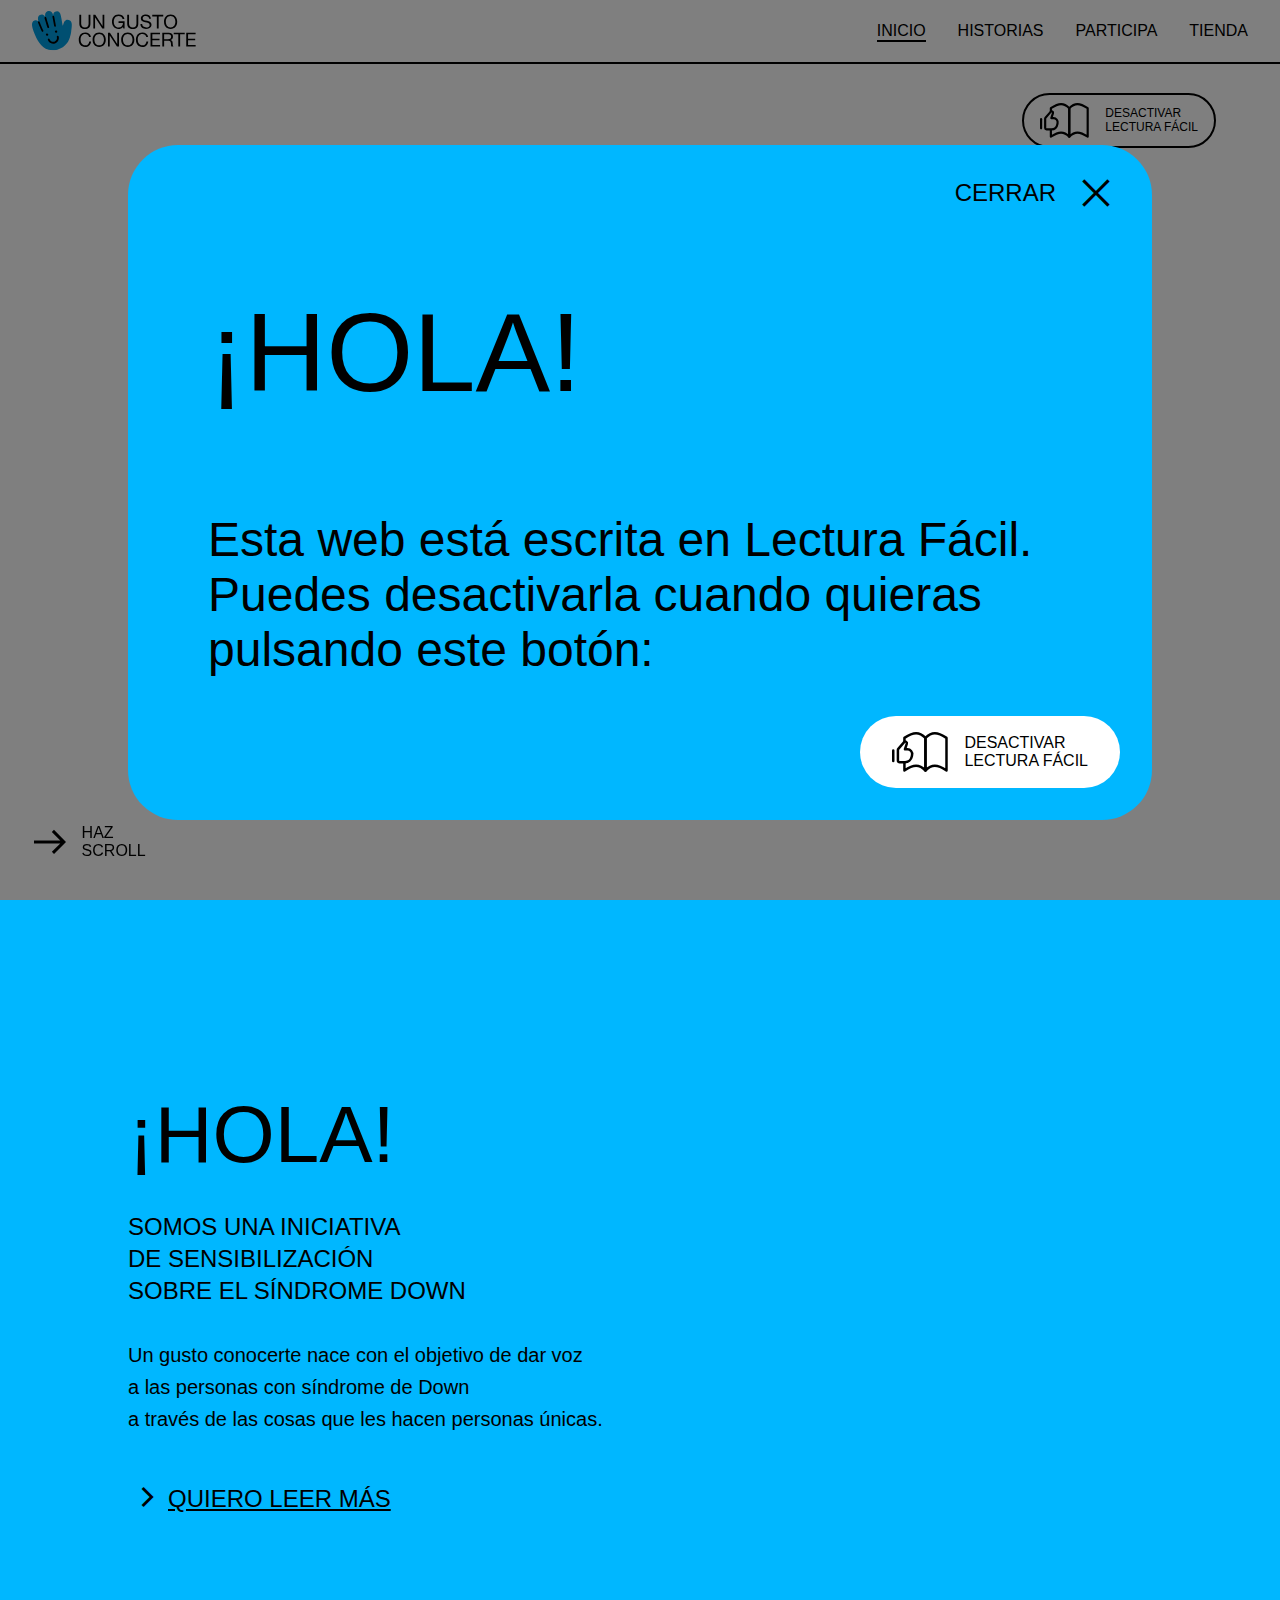
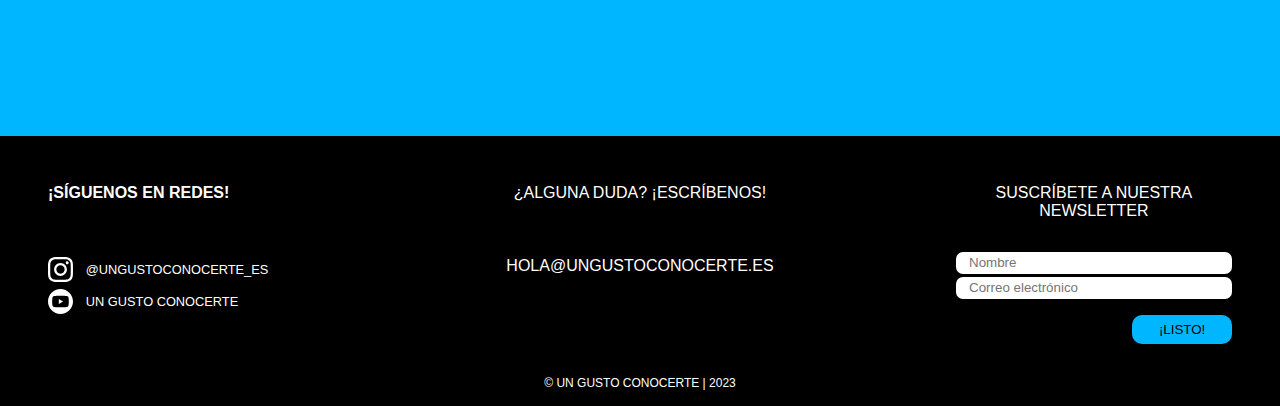
<file: index.html>
<!DOCTYPE html>
<html lang="es">

<head>
    <meta charset="UTF-8">
    <meta name="viewport" content="width=device-width, initial-scale=1.0">
    <link rel="stylesheet" href="https://fonts.googleapis.com/css2?family=Material+Symbols+Outlined:opsz,wght,FILL,GRAD@48,300,0,0" />
    <script src="https://ajax.googleapis.com/ajax/libs/jquery/3.6.4/jquery.min.js"></script>
    <link rel="stylesheet" href="./css/styles.css">
    <link rel="icon" type="image/svg" href="./img/favicon.svg">
    <script src="./js/script.js"></script>
    <title>Un Gusto Conocerte</title>
</head>

<body>
    <div id="popup-inicio-web">
        <div id="popup-carta">
            <h2>¡HOLA!</h2>
            <p>
                Esta web está escrita en Lectura Fácil. <br>
                Puedes desactivarla cuando quieras <br>
                pulsando este botón:
            </p>
            <div id="cierra-popup">
                <p style="pointer-events: none;">CERRAR</p>
                <span style="pointer-events: none;" class="material-symbols-outlined">close</span>
            </div>
            <div id="boton-activar">
                <img src="./img/icono-lectura-facil.svg" alt="">
                <div id="boton-activar-texto">
                    <p>DESACTIVAR</p>
                    <p>LECTURA FÁCIL</p>
                </div>
            </div>
        </div>
    </div>
    <nav>
        <a id="imagen-inicio" href="."><img src="./img/logotipo.svg" id="isotipo" alt=""></a>
        <span id="abreMenu" class="material-symbols-outlined">menu</span>
        <div>
            <ul id="navLinks">
                <li id="cierraMenu"><span class="material-symbols-outlined">close</span></li>
                <li class="menu-active"><a href=".">INICIO</a></li>
                <li><a href="historias.html">HISTORIAS</a></li>
                <li><a href="colabora.html">PARTICIPA</a></li>
                <li><a href="tienda.html">TIENDA</a></li>
            </ul>
        </div>
    </nav>
    <header id="presentacion">
        <div id="contenedores-absolutos">
            <div id="navegacion">
            </div>
            <div id="botonLecturaFacil">
                <img src="./img/icono-lectura-facil.svg" alt="">
                <p class="si-lectura-facil">DESACTIVAR<br> LECTURA FÁCIL</p>
                <p class="no-lectura-facil">ACTIVAR<br> LECTURA FÁCIL</p>
            </div>
        </div>
        <!-- <img src="./img/logo-grande.png" id="logoPresentacion" alt=""> -->
        <figure>
            <video src="./img/animacion_logo.mp4" autoplay="" loop="" muted="" playsinline=""></video>
        </figure>
        <div id="scroll-quienes">
            <span class="material-symbols-outlined">arrow_right_alt</span>
            <p>HAZ SCROLL</p>
        </div>
    </header>
    <section id="quienes-somos" class="no-lectura-facil">
        <div id="quienes-todo">
            <div id="quienes-uno">
                <h1>¡HOLA!</h1>
                <h2>SOMOS UNA INICIATIVA DE SENSIBILIZACIÓN SOBRE EL SÍNDROME DOWN</h2>
            </div>
            <div id="quienes-dos">
                <p> Un gusto conocerte nace con el objetivo de dar voz a las personas con síndrome de Down a través de aquellos aspectos que les hacen únicos como personas más allá de una  etiqueta diagnóstica.
                <br><br>
                <p> Queremos eliminar los estigmas presentes en la población general hacia el colectivo de personas con síndrome de Down para lograr una sociedad inclusiva y respetuosa hacia todos y todas.
            </div>
        </div>
    </section>
    <section id="quienes-somos" class="si-lectura-facil">
        <div id="quienes-todo">
            <div id="quienes-uno">
                <h1>¡HOLA!</h1>
                <h2>SOMOS UNA INICIATIVA <br> DE SENSIBILIZACIÓN <br> SOBRE EL SÍNDROME DOWN</h2>
            </div>
            <div id="quienes-dos">
                <p> Un gusto conocerte nace con el objetivo de dar voz <br> 
                    a las personas con síndrome de Down <br> 
                    a través de las cosas que les hacen personas únicas.
                <br><br>
                <p id="texto-escondido" class="escondido"> Queremos que la gente no tenga prejuicios <br>
                    hacia las personas con síndrome de Down. <br>
                    Si todos y todas colaboramos, <br>
                    tendremos una sociedad inclusiva y respetuosa.
                <div class="leer-mas"><span id="flecha-texto-escondido" class="material-symbols-outlined">navigate_next</span><p id="cambiar-texto-escondido">QUIERO LEER MÁS</p></div>
            </div>
        </div>
    </section>
    <footer>
        <p id="siguenos">¡SÍGUENOS EN REDES!</p>
        <div id="socials">
            <div class="redSocial">
                <img src="./img/icono-instagram.svg" class="iconoRedSocial" alt="">
                <a href="https://www.instagram.com/ungustoconocerte_es" target="_blank">@UNGUSTOCONOCERTE_ES</a>
            </div>
            <div class="redSocial">
                <img src="./img/icono-youtube.svg" class="iconoRedSocial" alt="">
                <a href="https://www.youtube.com/ungustoconocerte" target="_blank">UN GUSTO CONOCERTE</a>
            </div>
        </div>
        <p id="escribenos">¿ALGUNA DUDA? ¡ESCRÍBENOS!</p>
        <a id="footer-mail" href="mailto:hola@ungustoconcerte.es">HOLA@UNGUSTOCONOCERTE.ES</a>
        <form id="footer-form">
            <p id="suscribete">SUSCRÍBETE A NUESTRA NEWSLETTER</p>
            <input type="text" name="nombre" id="nombre" placeholder="Nombre" required>
            <input type="text" name="email" id="email" placeholder="Correo electrónico" required>
            <input type="submit" value="¡LISTO!">
        </form>
        <p id="declaracionCopy">© UN GUSTO CONOCERTE | 2023</p>
    </footer>

    <div id="showLecturaFacil"><style>.no-lectura-facil {display: none !important;}</style></div>
</body>

</html>
</file>
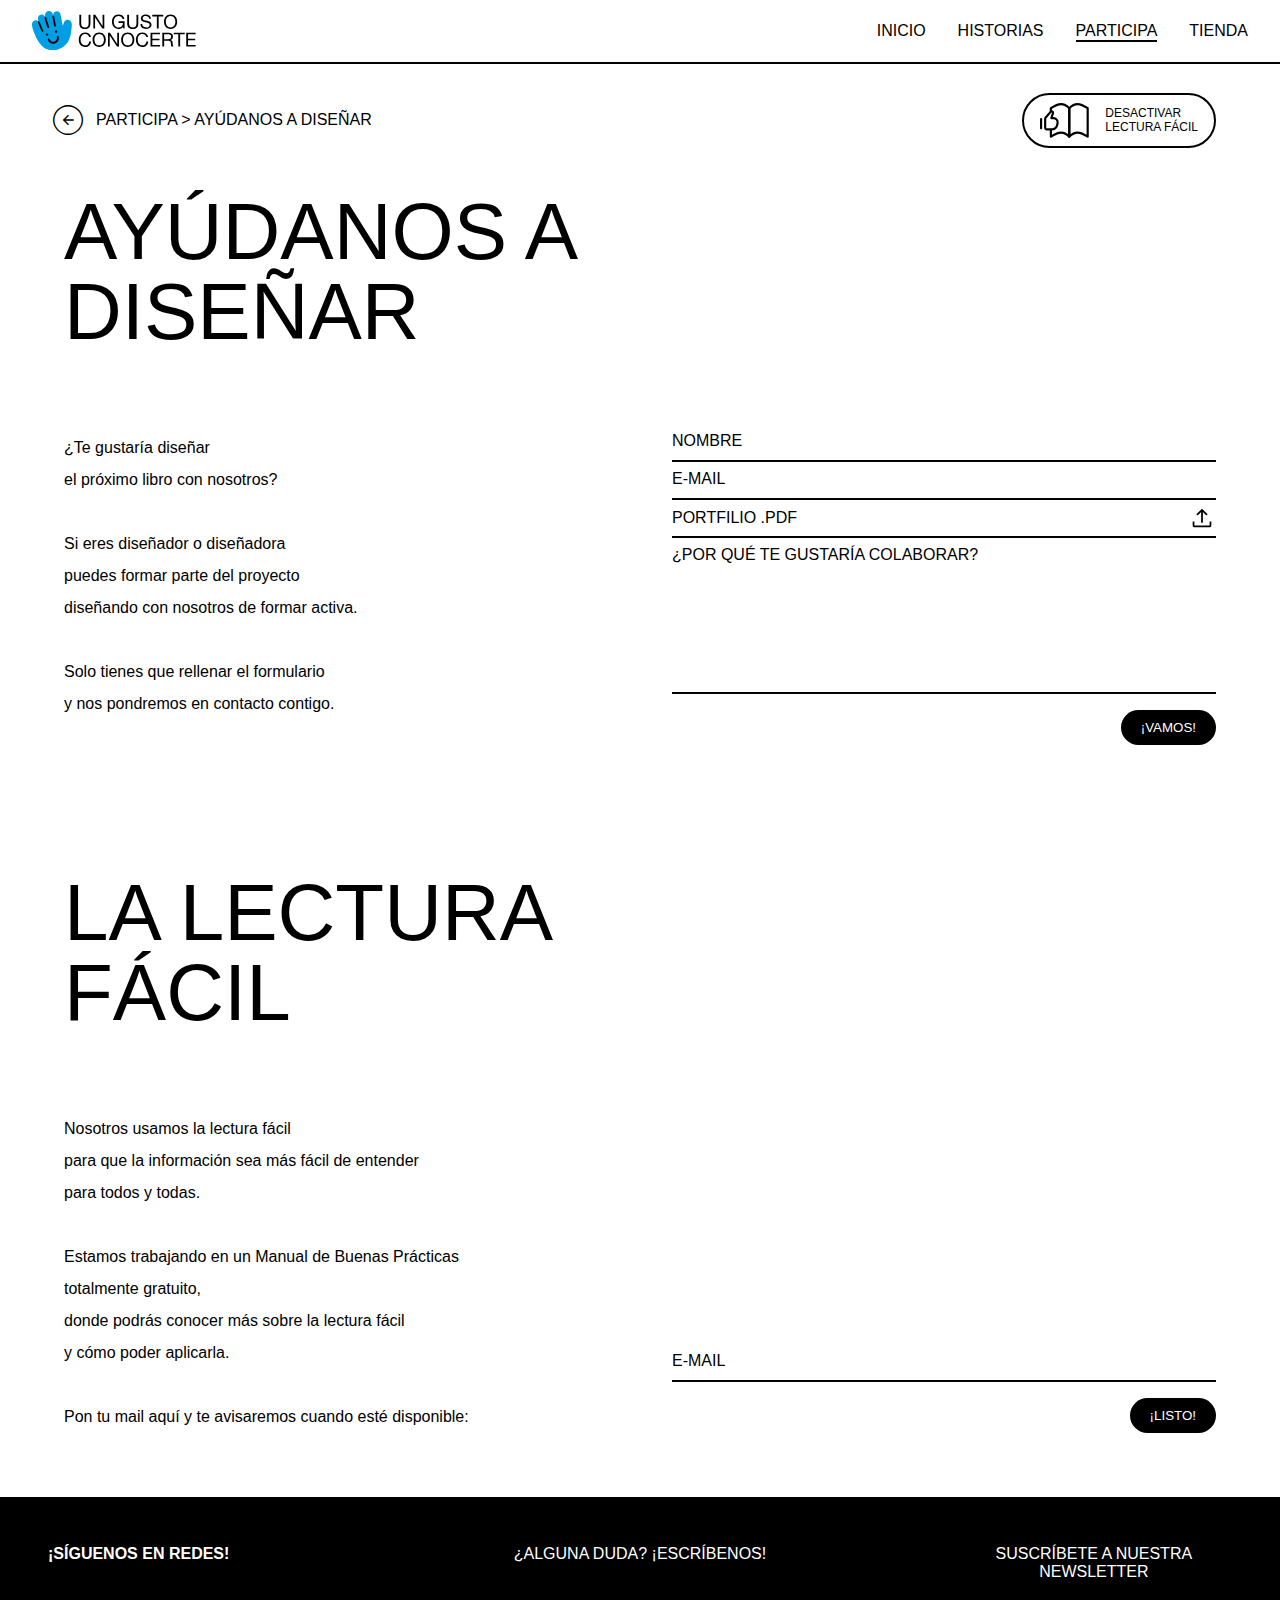
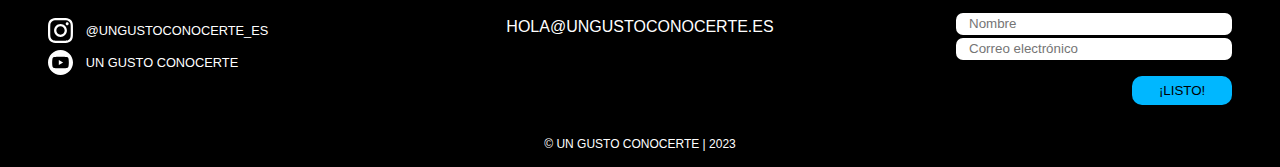
<file: ayuda.html>
<!DOCTYPE html>
<html lang="es">

<head>
    <meta charset="UTF-8">
    <meta name="viewport" content="width=device-width, initial-scale=1.0">
    <link rel="stylesheet" href="https://fonts.googleapis.com/css2?family=Material+Symbols+Outlined:opsz,wght,FILL,GRAD@48,300,0,0" />
    <script src="https://ajax.googleapis.com/ajax/libs/jquery/3.6.4/jquery.min.js"></script>
    <link rel="stylesheet" href="./css/styles.css">
    <link rel="icon" type="image/svg" href="./img/favicon.svg">
    <script src="./js/script.js"></script>
    <title>Un Gusto Conocerte</title>
</head>

<body>
    <nav>
        <a id="imagen-inicio" href="."><img src="./img/logotipo.svg" id="isotipo" alt=""></a>
        <span id="abreMenu" class="material-symbols-outlined">menu</span>
        <div>
            <ul id="navLinks">
                <li id="cierraMenu"><span class="material-symbols-outlined">close</span></li>
                <li><a href=".">INICIO</a></li>
                <li><a href="historias.html">HISTORIAS</a></li>
                <li class="menu-active"><a href="colabora.html">PARTICIPA</a></li>
                <li><a href="tienda.html">TIENDA</a></li>
            </ul>
        </div>
    </nav>
    <header id="presentacionColabora">
        <div id="contenedores-absolutos">
            <div id="navegacion">
                <a href="colabora.html"><span class="material-symbols-outlined">arrow_circle_left</span></a>
                <p><a href="./colabora.html" id="navegacion-a-historias">PARTICIPA</a> > AYÚDANOS A DISEÑAR</p>
            </div>
            <div id="botonLecturaFacil">
                <img src="./img/icono-lectura-facil.svg" alt="">
                <p class="si-lectura-facil">DESACTIVAR<br> LECTURA FÁCIL</p>
                <p class="no-lectura-facil">ACTIVAR<br> LECTURA FÁCIL</p>
            </div>
        </div>
        <div id="quieres-ayudar">
            <h2 class="texto-colabora">AYÚDANOS A <br> DISEÑAR</h2>
            <div id="disenar">
                <div id="disenar-texto" class="no-lectura-facil">
                    <p>¿Te gustaría diseñar el próximo libro con nosotros?</p>
                    <br>
                    <p>Si eres diseñador o diseñadora puedes formar parte del proyecto diseñando con nosotros de formar activa.</p>
                    <br>
                    <p>Para participar solo tienes que rellenar el formulario a continuación y nos pondremos en contacto contigo.</p>
                </div>
                <div id="disenar-texto" class="si-lectura-facil">
                    <p>¿Te gustaría diseñar <br> el próximo libro con nosotros?</p>
                    <br>
                    <p>Si eres diseñador o diseñadora <br> puedes formar parte del proyecto <br> diseñando con nosotros de formar activa.</p>
                    <br>
                    <p>Solo tienes que rellenar el formulario <br> y nos pondremos en contacto contigo.</p>
                </div>
                <form id="disenar-form">
                    <div id="disenar-nombre" class="disenar-text">
                        <label for="nombre-diseno">NOMBRE</label>
                        <input type="text" class="textbox" name="nombre-diseno" id="nombre-diseno" required>
                    </div>
                    <div id="disenar-email" class="disenar-text">
                        <label for="email-diseno">E&#x2011;MAIL</label>
                        <input type="text" class="textbox" name="email-diseno" id="email-diseno" required>
                    </div>
                    <div id="disenar-portfolio" class="disenar-text">
                        <p>PORTFILIO&nbsp;.PDF</p>
                        <label for="portfolio-diseno">
                            <img src="./img/flecha-subida.svg">
                        </label>
                        <input type="file" accept=".pdf" name="portfolio-diseno" id="portfolio-diseno" required>
                    </div>
                    <div id="disenar-por-que">
                        <label for="por-que-diseno">¿POR QUÉ TE GUSTARÍA COLABORAR?</label>
                        <textarea name="por-que-diseno" id="por-que-diseno" rows="8" required></textarea>
                    </div>
                    <input type="submit" class="button" value="¡VAMOS!">
                </form>

            </div>
        </div>
    </header>

    <section id="lectura-facil">
        <h2 class="texto-colabora">LA LECTURA <br> FÁCIL</h2>
        <div id="lectura-facil-todo">
            <div id="lectura-facil-texto" class="no-lectura-facil">
                <p>Nosotros usamos la lectura fácil con el objetivo de que la información sea lo más accesible posible para todos y todas.</p>
                <br>
                <p>Estamos trabajando en un Manual de Buenas Prácticas totalmente gratuito, donde podrás conocer más sobre la lectura fácil y como poder aplicarla.</p>
                <br>
                <p>Pon tu mail aquí y te avisaremos cuando esté disponible:</p>
            </div>
            <div id="lectura-facil-texto" class="si-lectura-facil">
                <p>Nosotros usamos la lectura fácil <br> para que la información sea más fácil de entender <br> para todos y todas.</p>
                <br>
                <p>Estamos trabajando en un Manual de Buenas Prácticas <br> totalmente gratuito, <br> donde podrás conocer más sobre la lectura fácil <br> y cómo poder aplicarla.</p>
                <br>
                <p>Pon tu mail aquí y te avisaremos cuando esté disponible:</p>
            </div>
            <form id="lectura-facil-form">
                <div id="lectura-email" class="disenar-text">
                    <label for="email-lectura">E&#x2011;MAIL</label>
                    <input type="text" class="textbox" name="email-lectura" id="email-lectura" required>
                </div>
                <input type="submit" class="button" value="¡LISTO!">
            </form>
        </div>
    </section>
    
    <footer>
        <p id="siguenos">¡SÍGUENOS EN REDES!</p>
        <div id="socials">
            <div class="redSocial">
                <img src="./img/icono-instagram.svg" class="iconoRedSocial" alt="">
                <a href="https://www.instagram.com/ungustoconocerte_es" target="_blank">@UNGUSTOCONOCERTE_ES</a>
            </div>
            <div class="redSocial">
                <img src="./img/icono-youtube.svg" class="iconoRedSocial" alt="">
                <a href="https://www.youtube.com/ungustoconocerte" target="_blank">UN GUSTO CONOCERTE</a>
            </div>
        </div>
        <p id="escribenos">¿ALGUNA DUDA? ¡ESCRÍBENOS!</p>
        <a id="footer-mail" href="mailto:hola@ungustoconcerte.es">HOLA@UNGUSTOCONOCERTE.ES</a>
        <form id="footer-form">
            <p id="suscribete">SUSCRÍBETE A NUESTRA NEWSLETTER</p>
            <input type="text" name="nombre" id="nombre" placeholder="Nombre" required>
            <input type="text" name="email" id="email" placeholder="Correo electrónico" required>
            <input type="submit" value="¡LISTO!">
        </form>
        <p id="declaracionCopy">© UN GUSTO CONOCERTE | 2023</p>
    </footer>

    <div id="showLecturaFacil"><style>.no-lectura-facil {display: none !important;}</style></div>
</body>

</html>
</file>
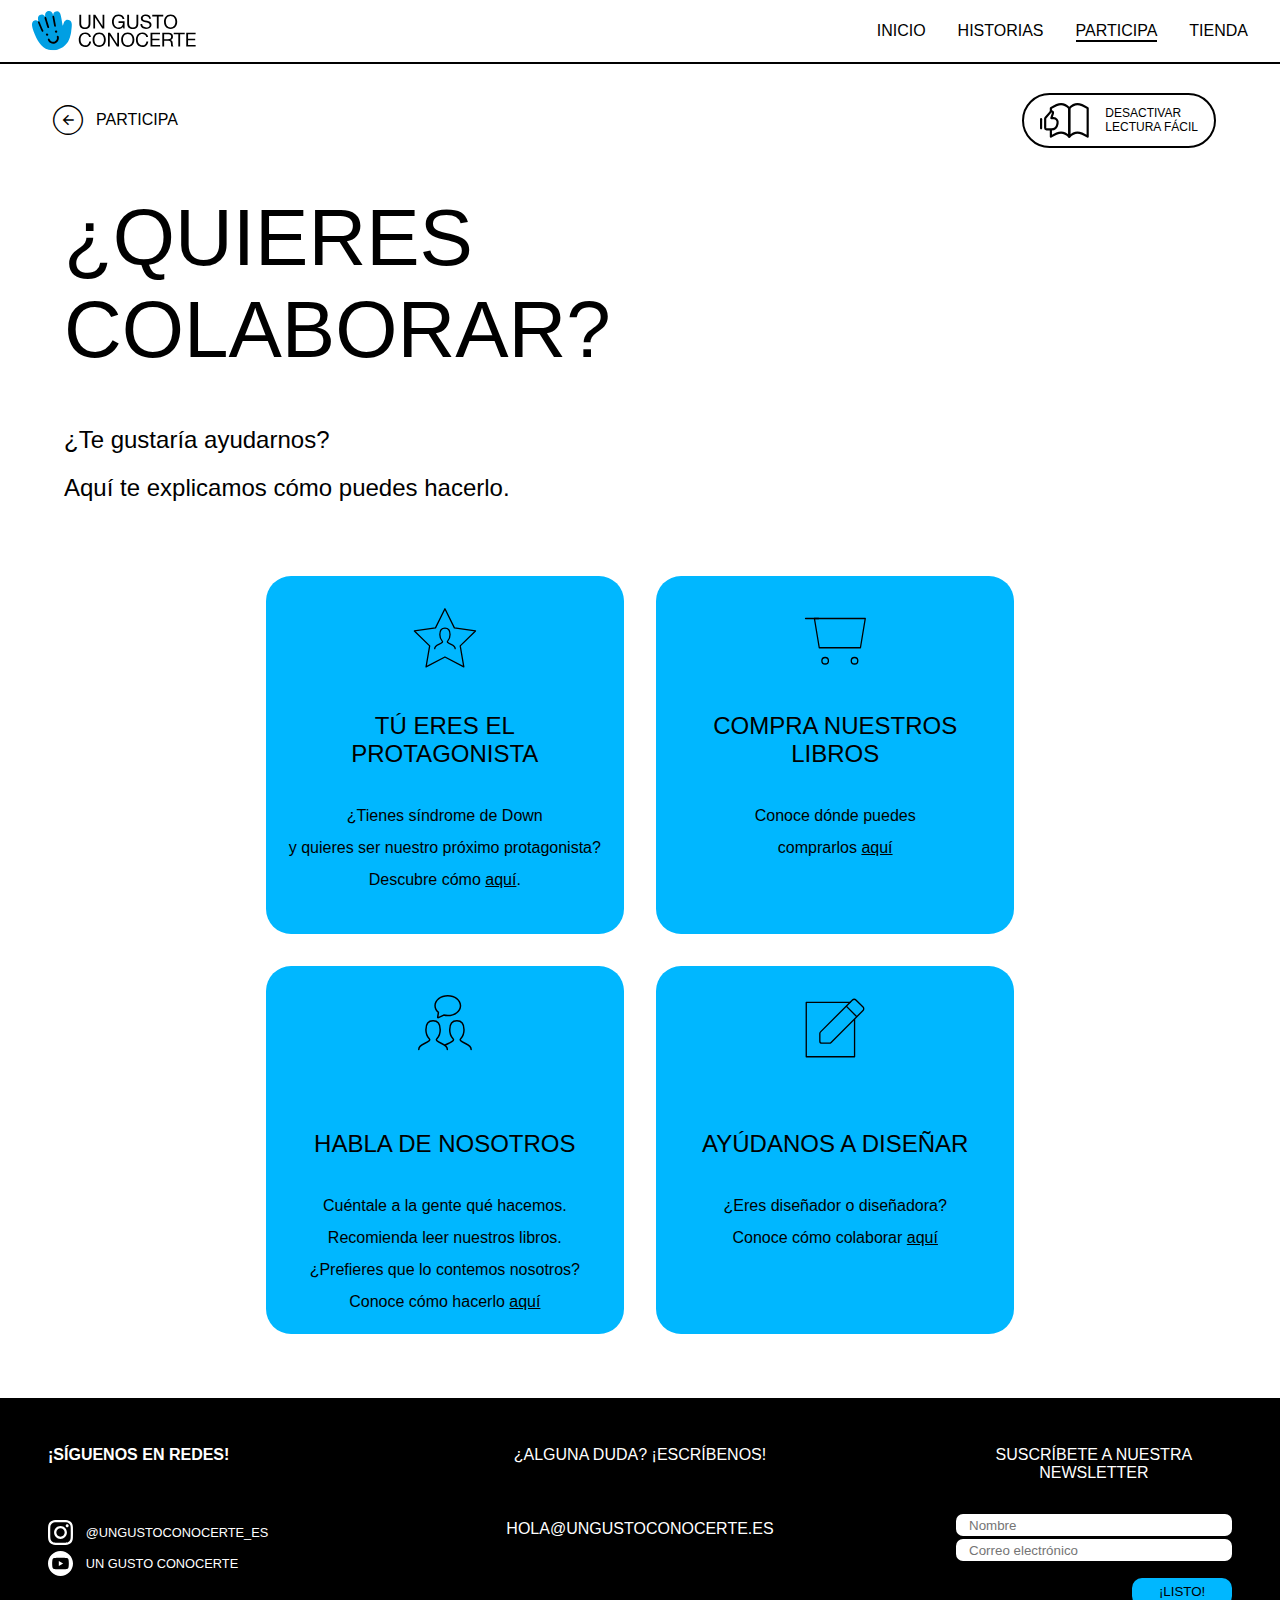
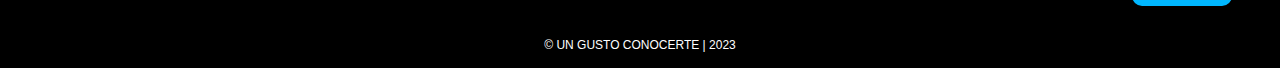
<file: colabora.html>
<!DOCTYPE html>
<html lang="es">

<head>
    <meta charset="UTF-8">
    <meta name="viewport" content="width=device-width, initial-scale=1.0">
    <link rel="stylesheet" href="https://fonts.googleapis.com/css2?family=Material+Symbols+Outlined:opsz,wght,FILL,GRAD@48,300,0,0" />
    <script src="https://ajax.googleapis.com/ajax/libs/jquery/3.6.4/jquery.min.js"></script>
    <link rel="stylesheet" href="./css/styles.css">
    <link rel="icon" type="image/svg" href="./img/favicon.svg">
    <script src="./js/script.js"></script>
    <title>Un Gusto Conocerte</title>
</head>

<body>
    <nav>
        <a id="imagen-inicio" href="."><img src="./img/logotipo.svg" id="isotipo" alt=""></a>
        <span id="abreMenu" class="material-symbols-outlined">menu</span>
        <div>
            <ul id="navLinks">
                <li id="cierraMenu"><span class="material-symbols-outlined">close</span></li>
                <li><a href=".">INICIO</a></li>
                <li><a href="historias.html">HISTORIAS</a></li>
                <li class="menu-active"><a href="colabora.html">PARTICIPA</a></li>
                <li><a href="tienda.html">TIENDA</a></li>
            </ul>
        </div>
    </nav>
    <header id="presentacionColabora">
        <div id="contenedores-absolutos">
            <div id="navegacion">
                <a href="."><span class="material-symbols-outlined">arrow_circle_left</span></a>
                <p>PARTICIPA</p>
            </div>
            <div id="botonLecturaFacil">
                <img src="./img/icono-lectura-facil.svg" alt="">
                <p class="si-lectura-facil">DESACTIVAR<br> LECTURA FÁCIL</p>
                <p class="no-lectura-facil">ACTIVAR<br> LECTURA FÁCIL</p>
            </div>
        </div>
        <div id="quieres-colaborar">
            <h2 class="texto-colabora">¿QUIERES <br> COLABORAR?</h2>
            <p class="texto-colabora no-lectura-facil">¿Te gustaría colaborar con "Un gusto conocerte"?</p>
            <p class="texto-colabora no-lectura-facil">A continuación te explicamos cómo puedes ayudarnos.</p>
            <p class="texto-colabora si-lectura-facil">¿Te gustaría ayudarnos?</p>
            <p class="texto-colabora si-lectura-facil">Aquí te explicamos cómo puedes hacerlo.</p>
        </div>
    </header>

    <section id="formas-colaborar">
        <div class="colabora">
            <div class="colabora-uno">
                <img id="carrito" src="./img/protagonista.svg" alt="">
                <h2 class="no-lectura-facil">SÉ EL PRÓXIMO PROTAGONISTA</h2>
                <h2 class="si-lectura-facil">TÚ ERES EL PROTAGONISTA</h2>
            </div>
            <p class="no-lectura-facil">¿Tienes síndrome de Down y te gustaría ser nuestro próximo protagonista? Descubre cómo <a href="">aquí</a>.</p>
            <p class="si-lectura-facil">¿Tienes síndrome de Down <br> y quieres ser nuestro próximo protagonista? <br> Descubre cómo <a href="">aquí</a>.</p>
        </div>
        <div class="colabora">
            <div class="colabora-uno">
                <img id="carrito" src="./img/carrito.svg" alt="">
                <h2>COMPRA NUESTROS LIBROS</h2>
            </div>
            <p class="no-lectura-facil">Conoce dónde puedes comprarlos <a href="tienda.html">aquí</a></p>
            <p class="si-lectura-facil">Conoce dónde puedes <br> comprarlos <a href="tienda.html">aquí</a></p>
        </div>
        <div class="colabora">
            <div class="colabora-uno">
                <img id="hablaimg" src="./img/habla.svg" alt="">
                <h2>HABLA DE NOSOTROS</h2>
            </div>
            <p class="no-lectura-facil">Cuéntale a la gente qué hacemos. Recomienda leer nuestros libros. ¿Prefieres que lo contemos nosotros? Conoce cómo hacerlo <a href="">aquí</a></p>
            <p class="si-lectura-facil">Cuéntale a la gente qué hacemos. <br> Recomienda leer nuestros libros. <br> ¿Prefieres que lo contemos nosotros? <br> Conoce cómo hacerlo <a href="">aquí</a></p>
        </div>
        <div class="colabora">
            <div class="colabora-uno">
                <img id="ayudanosimg" src="img/ayudanos.svg" alt="">
                <h2>AYÚDANOS A DISEÑAR</h2>
            </div>
            <p class="no-lectura-facil">¿Eres diseñador o diseñadora? Conoce cómo colaborar <a href="./ayuda.html">aquí</a></p>
            <p class="si-lectura-facil">¿Eres diseñador o diseñadora? <br> Conoce cómo colaborar <a href="./ayuda.html">aquí</a></p>
        </div>
    </section>
    
    <footer>
        <p id="siguenos">¡SÍGUENOS EN REDES!</p>
        <div id="socials">
            <div class="redSocial">
                <img src="./img/icono-instagram.svg" class="iconoRedSocial" alt="">
                <a href="https://www.instagram.com/ungustoconocerte_es" target="_blank">@UNGUSTOCONOCERTE_ES</a>
            </div>
            <div class="redSocial">
                <img src="./img/icono-youtube.svg" class="iconoRedSocial" alt="">
                <a href="https://www.youtube.com/ungustoconocerte" target="_blank">UN GUSTO CONOCERTE</a>
            </div>
        </div>
        <p id="escribenos">¿ALGUNA DUDA? ¡ESCRÍBENOS!</p>
        <a id="footer-mail" href="mailto:hola@ungustoconcerte.es">HOLA@UNGUSTOCONOCERTE.ES</a>
        <form id="footer-form">
            <p id="suscribete">SUSCRÍBETE A NUESTRA NEWSLETTER</p>
            <input type="text" name="nombre" id="nombre" placeholder="Nombre" required>
            <input type="text" name="email" id="email" placeholder="Correo electrónico" required>
            <input type="submit" value="¡LISTO!">
        </form>
        <p id="declaracionCopy">© UN GUSTO CONOCERTE | 2023</p>
    </footer>

    <div id="showLecturaFacil"><style>.no-lectura-facil {display: none !important;}</style></div>
</body>

</html>
</file>
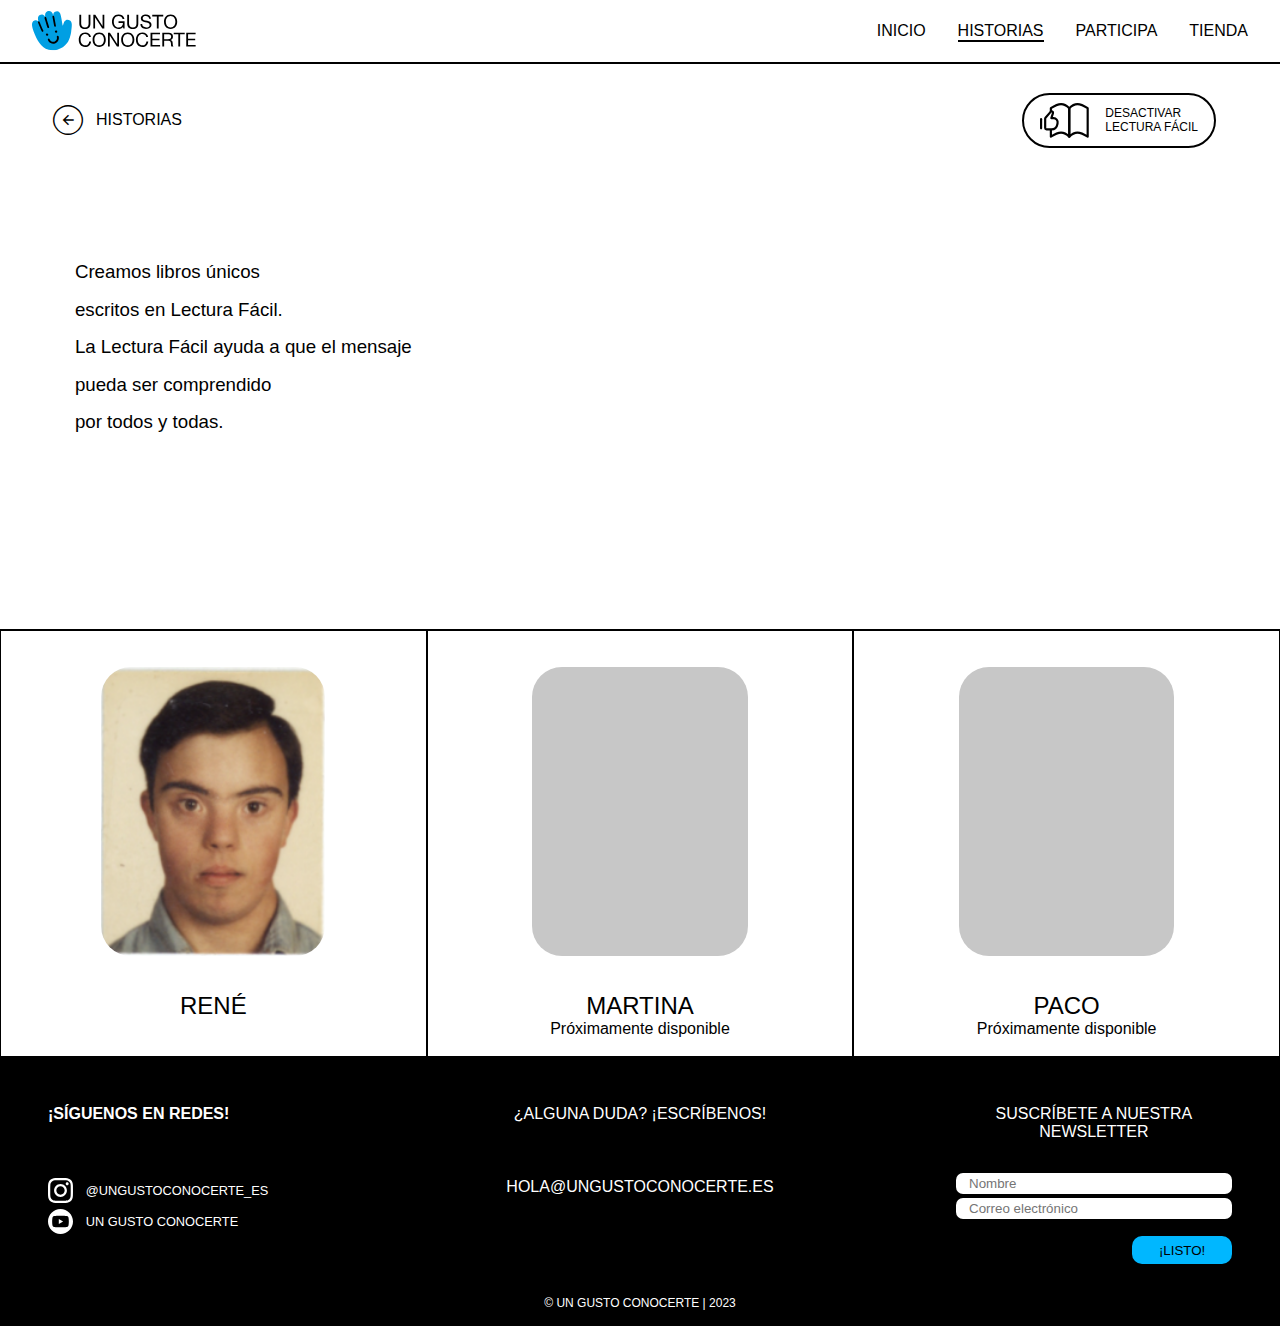
<file: historias.html>
<!DOCTYPE html>
<html lang="es">

<head>
    <meta charset="UTF-8">
    <meta name="viewport" content="width=device-width, initial-scale=1.0">
    <link rel="stylesheet" href="https://fonts.googleapis.com/css2?family=Material+Symbols+Outlined:opsz,wght,FILL,GRAD@48,300,0,0" />
    <link rel="stylesheet" href="https://fonts.googleapis.com/css2?family=Material+Symbols+Outlined:opsz,wght,FILL,GRAD@20..48,100..700,0..1,-50..200" />
    <script src="https://ajax.googleapis.com/ajax/libs/jquery/3.6.4/jquery.min.js"></script>
    <link rel="stylesheet" href="./css/styles.css">
    <link rel="icon" type="image/svg" href="./img/favicon.svg">
    <script src="./js/script.js"></script>
    <title>Un Gusto Conocerte</title>
</head>

<body>
    <nav>
        <a id="imagen-inicio" href="."><img src="./img/logotipo.svg" id="isotipo" alt=""></a>
        <span id="abreMenu" class="material-symbols-outlined">menu</span>
        <div>
            <ul id="navLinks">
                <li id="cierraMenu"><span class="material-symbols-outlined">close</span></li>
                <li><a href=".">INICIO</a></li>
                <li class="menu-active"><a href="historias.html">HISTORIAS</a></li>
                <li><a href="colabora.html">PARTICIPA</a></li>
                <li><a href="tienda.html">TIENDA</a></li>
            </ul>
        </div>
    </nav>
    <header id="presentacionHistorias">
        <div id="contenedores-absolutos">
            <div id="navegacion">
                <a href="."><span class="material-symbols-outlined">arrow_circle_left</span></a>
                <p>HISTORIAS</p>
            </div>
            <div id="botonLecturaFacil">
                <img src="./img/icono-lectura-facil.svg" alt="">
                <p class="si-lectura-facil">DESACTIVAR<br> LECTURA FÁCIL</p>
                <p class="no-lectura-facil">ACTIVAR<br> LECTURA FÁCIL</p>
            </div>
        </div>
        <h3 class="no-lectura-facil">
            Creamos publicaciones editoriales únicas, íntimas y reales, escritas en Lectura Fácil. Porque queremos que este mensaje llegue a todos y todas.
        </h3>
        <h3 class="si-lectura-facil">
            Creamos libros únicos <br>
            escritos en Lectura Fácil. <br>
            La Lectura Fácil ayuda a que el mensaje <br>
            pueda ser comprendido <br>
            por todos y todas.        
        </h3>
    </header>
    <section id="historias">
        <!-- Habría que hacerlo con php -->
        <a href="./persona.html" class="historia">
            <img src="./img/rene.png" class="imagen-historia">
            <div class="nombre-estado">
                <h2 class="nombre">RENÉ</h2>
            </div>
        </a>
        <a href="./persona.html" class="historia">
            <div class="historia-placeholder"></div>
            <div class="nombre-estado">
                <h2 class="nombre">MARTINA</h2>
                <p>Próximamente disponible</p>
            </div>
        </a>
        <a href="./persona.html" class="historia">
            <div class="historia-placeholder"></div>
            <div class="nombre-estado">
                <h2 class="nombre">PACO</h2>
                <p>Próximamente disponible</p>
            </div>
        </a>
    </section>
    


    <footer>
        <p id="siguenos">¡SÍGUENOS EN REDES!</p>
        <div id="socials">
            <div class="redSocial">
                <img src="./img/icono-instagram.svg" class="iconoRedSocial" alt="">
                <a href="https://www.instagram.com/ungustoconocerte_es" target="_blank">@UNGUSTOCONOCERTE_ES</a>
            </div>
            <div class="redSocial">
                <img src="./img/icono-youtube.svg" class="iconoRedSocial" alt="">
                <a href="https://www.youtube.com/ungustoconocerte" target="_blank">UN GUSTO CONOCERTE</a>
            </div>
        </div>
        <p id="escribenos">¿ALGUNA DUDA? ¡ESCRÍBENOS!</p>
        <a id="footer-mail" href="mailto:hola@ungustoconcerte.es">HOLA@UNGUSTOCONOCERTE.ES</a>
        <form id="footer-form">
            <p id="suscribete">SUSCRÍBETE A NUESTRA NEWSLETTER</p>
            <input type="text" name="nombre" id="nombre" placeholder="Nombre" required>
            <input type="text" name="email" id="email" placeholder="Correo electrónico" required>
            <input type="submit" value="¡LISTO!">
        </form>
        <p id="declaracionCopy">© UN GUSTO CONOCERTE | 2023</p>
    </footer>

    <div id="showLecturaFacil"><style>.no-lectura-facil {display: none !important;}</style></div>
</body>

</html>
</file>
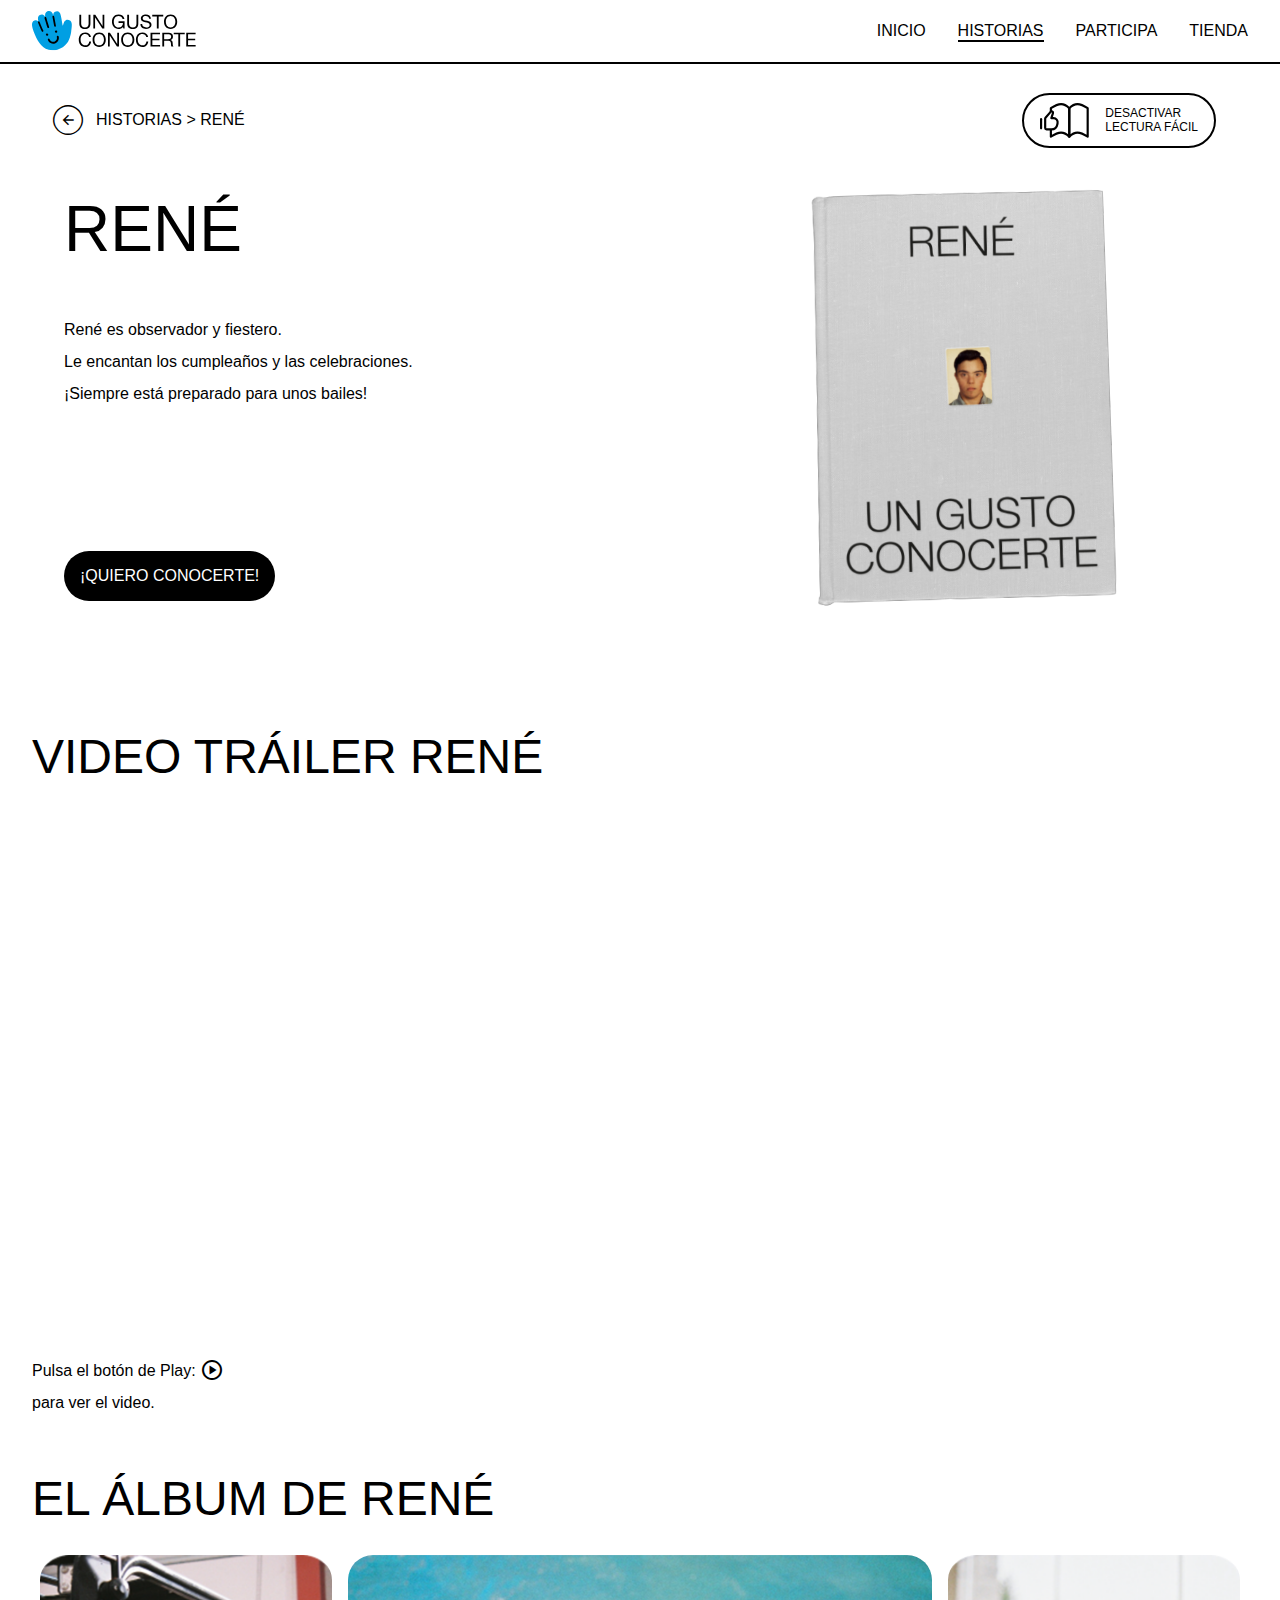
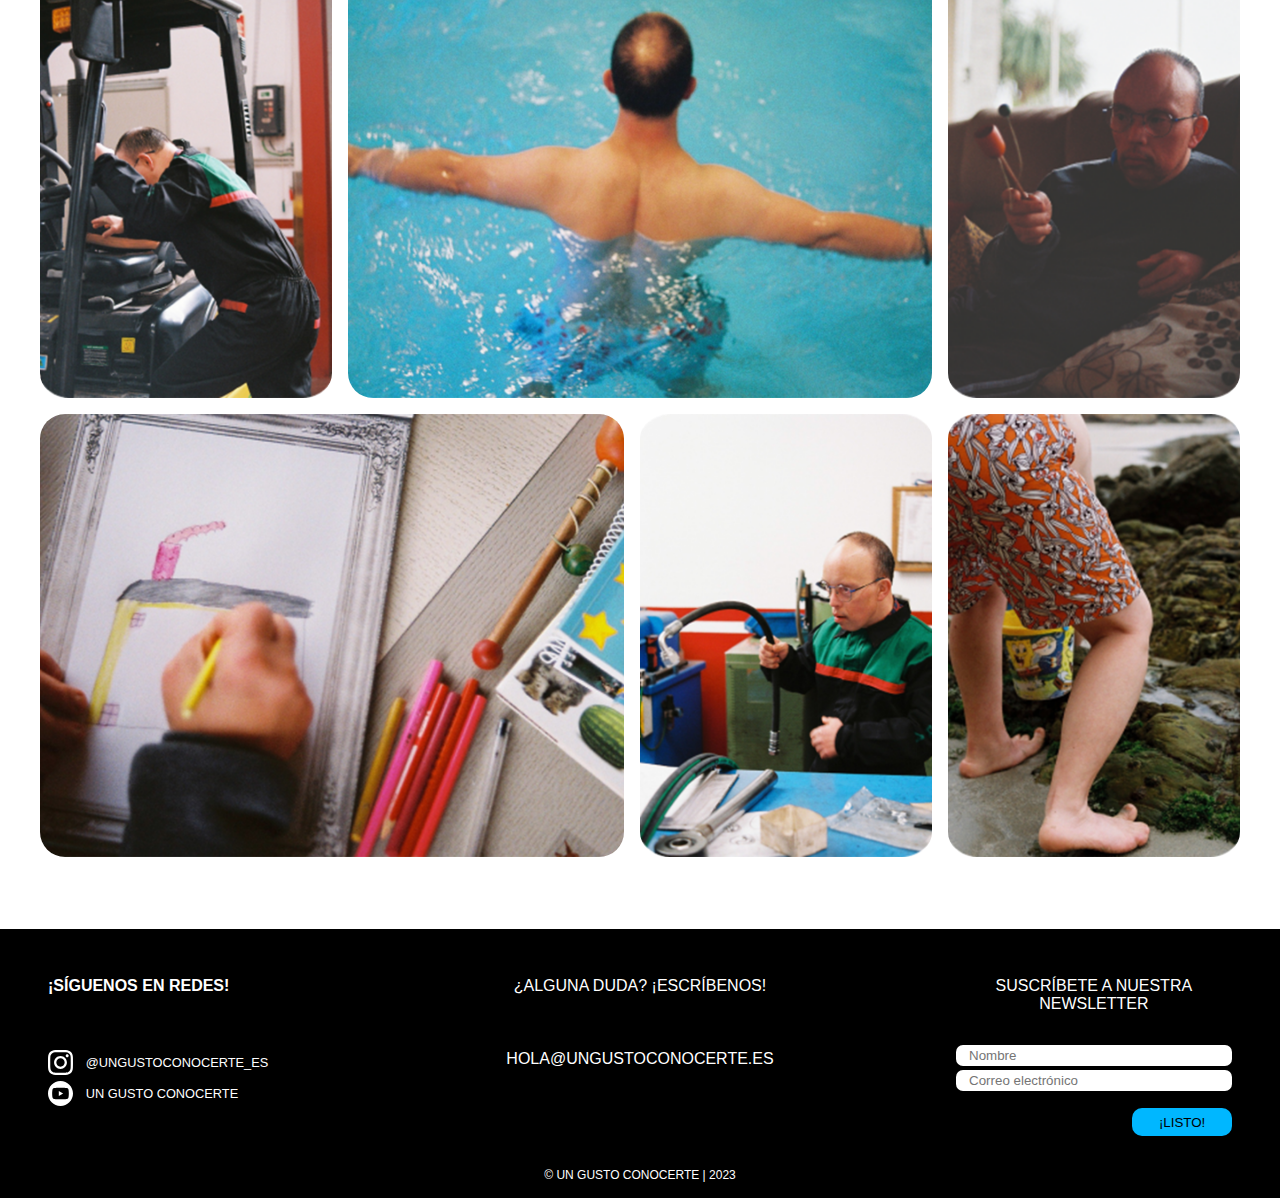
<file: persona.html>
<!DOCTYPE html>
<html lang="es">

<head>
    <meta charset="UTF-8">
    <meta name="viewport" content="width=device-width, initial-scale=1.0">
    <link rel="stylesheet" href="https://fonts.googleapis.com/css2?family=Material+Symbols+Outlined:opsz,wght,FILL,GRAD@48,300,0,0" />
    <script src="https://ajax.googleapis.com/ajax/libs/jquery/3.6.4/jquery.min.js"></script>
    <link rel="stylesheet" href="./css/styles.css">
    <link rel="icon" type="image/svg" href="./img/favicon.svg">
    <script src="./js/script.js"></script>
    <title>Un Gusto Conocerte</title>
</head>

<body>
    <nav>
        <a id="imagen-inicio" href="."><img src="./img/logotipo.svg" id="isotipo" alt=""></a>
        <span id="abreMenu" class="material-symbols-outlined">menu</span>
        <div>
            <ul id="navLinks">
                <li id="cierraMenu"><span class="material-symbols-outlined">close</span></li>
                <li><a href=".">INICIO</a></li>
                <li class="menu-active"><a href="historias.html">HISTORIAS</a></li>
                <li><a href="colabora.html">PARTICIPA</a></li>
                <li><a href="tienda.html">TIENDA</a></li>
            </ul>
        </div>
    </nav>
    <header id="presentacionPersona">
        <div id="contenedores-absolutos">
            <div id="navegacion">
                <a href="historias.html"><span class="material-symbols-outlined">arrow_circle_left</span></a>
                <p><a href="./historias.html" id="navegacion-a-historias">HISTORIAS</a> > RENÉ</p>
            </div>
            <div id="botonLecturaFacil">
                <img src="./img/icono-lectura-facil.svg" alt="">
                <p class="si-lectura-facil">DESACTIVAR<br> LECTURA FÁCIL</p>
                <p class="no-lectura-facil">ACTIVAR<br> LECTURA FÁCIL</p>
            </div>
        </div>
        <div id="libro">
            <div id="libroTexto">
                <h1>RENÉ</h1>
                <p class="no-lectura-facil">
                    René es observador, meticuloso y fiestero.
                    Además es el alma de la fiesta. Le encantan los cumpleaños y las celebraciones. 
                    <br>¡Siempre está preparado para unos bailes!
                </p>
                <p class="si-lectura-facil">
                    René es observador y fiestero. <br>
                    Le encantan los cumpleaños y las celebraciones. <br>
                    ¡Siempre está preparado para unos bailes!
                </p>
                
                <div id="libroImagenVert">
                    <img src="./img/libro-rene.png">
                </div>
                <a href="" class="button">¡QUIERO CONOCERTE!</a>
            </div>
            <div id="libroImagen">
                <img src="./img/libro-rene.png">
            </div>
        </div>
    </header>
    <section id="videoPersona">
        <h2>VIDEO TRÁILER RENÉ</h2>
        <iframe id="videoRene" src="https://www.youtube.com/embed/f1D8MQMQg9s?controls=0" title="YouTube video player" frameborder="0" allow="accelerometer; autoplay; clipboard-write; encrypted-media; gyroscope; picture-in-picture; web-share" allowfullscreen></iframe>
        <p class="si-lectura-facil">
            Pulsa el botón de Play: <span class="material-symbols-outlined">play_circle</span> <br>
            para ver el video.
        </p>

    </section>
    <section id="albumPersona">
        <div class="no-lectura-facil">
            <h2>EL ÁLBUM DE RENÉ</h2>
            <div id="carruselFotos">
                <span id="fotos-izq" class="material-symbols-outlined" onmouseenter="mueveFotos(1)" onmouseleave="paraFotos()">arrow_back_ios</span>
                <div id="contendor-fotos">
                    <div id="todas-fotos">
                        <img id="foto1-placeholder" src="./img/rene-foto2.png">
                        <img id="foto2-placeholder" src="./img/rene-foto1.png">
                        <img src="./img/rene-foto3.png">
                        <img src="./img/rene-foto4.png">
                        <img src="./img/rene-foto5.png">
                        <img src="./img/rene-foto6.png">
                    </div>
                </div>
                <span id="fotos-drch" class="material-symbols-outlined" onmouseenter="mueveFotos(0)" onmouseleave="paraFotos()">arrow_forward_ios</span>
            </div>
        </div>
        <div class="si-lectura-facil">
            <h2>EL ÁLBUM DE RENÉ</h2>
            <div id="carruselFotos">
                <figure id="foto1-galeria" >
                    <img src="./img/rene-foto2.png">
                </figure>
                <figure id="foto2-galeria">
                    <img src="./img/rene-foto1.png">
                </figure>
                <figure id="foto3-galeria">
                    <img src="./img/rene-foto3.png">
                </figure>
                <figure id="foto4-galeria">
                    <img src="./img/rene-foto4.png">
                </figure>
                <figure id="foto5-galeria">
                    <img src="./img/rene-foto5.png">
                </figure>
                <figure id="foto6-galeria">
                    <img src="./img/rene-foto6.png">
                </figure>
            </div>
        </div>
    </section>
    
    <footer>
        <p id="siguenos">¡SÍGUENOS EN REDES!</p>
        <div id="socials">
            <div class="redSocial">
                <img src="./img/icono-instagram.svg" class="iconoRedSocial" alt="">
                <a href="https://www.instagram.com/ungustoconocerte_es" target="_blank">@UNGUSTOCONOCERTE_ES</a>
            </div>
            <div class="redSocial">
                <img src="./img/icono-youtube.svg" class="iconoRedSocial" alt="">
                <a href="https://www.youtube.com/ungustoconocerte" target="_blank">UN GUSTO CONOCERTE</a>
            </div>
        </div>
        <p id="escribenos">¿ALGUNA DUDA? ¡ESCRÍBENOS!</p>
        <a id="footer-mail" href="mailto:hola@ungustoconcerte.es">HOLA@UNGUSTOCONOCERTE.ES</a>
        <form id="footer-form">
            <p id="suscribete">SUSCRÍBETE A NUESTRA NEWSLETTER</p>
            <input type="text" name="nombre" id="nombre" placeholder="Nombre" required>
            <input type="text" name="email" id="email" placeholder="Correo electrónico" required>
            <input type="submit" value="¡LISTO!">
        </form>
        <p id="declaracionCopy">© UN GUSTO CONOCERTE | 2023</p>
    </footer>

    <div id="showLecturaFacil"><style>.no-lectura-facil {display: none !important;}</style></div>
</body>

</html>
</file>
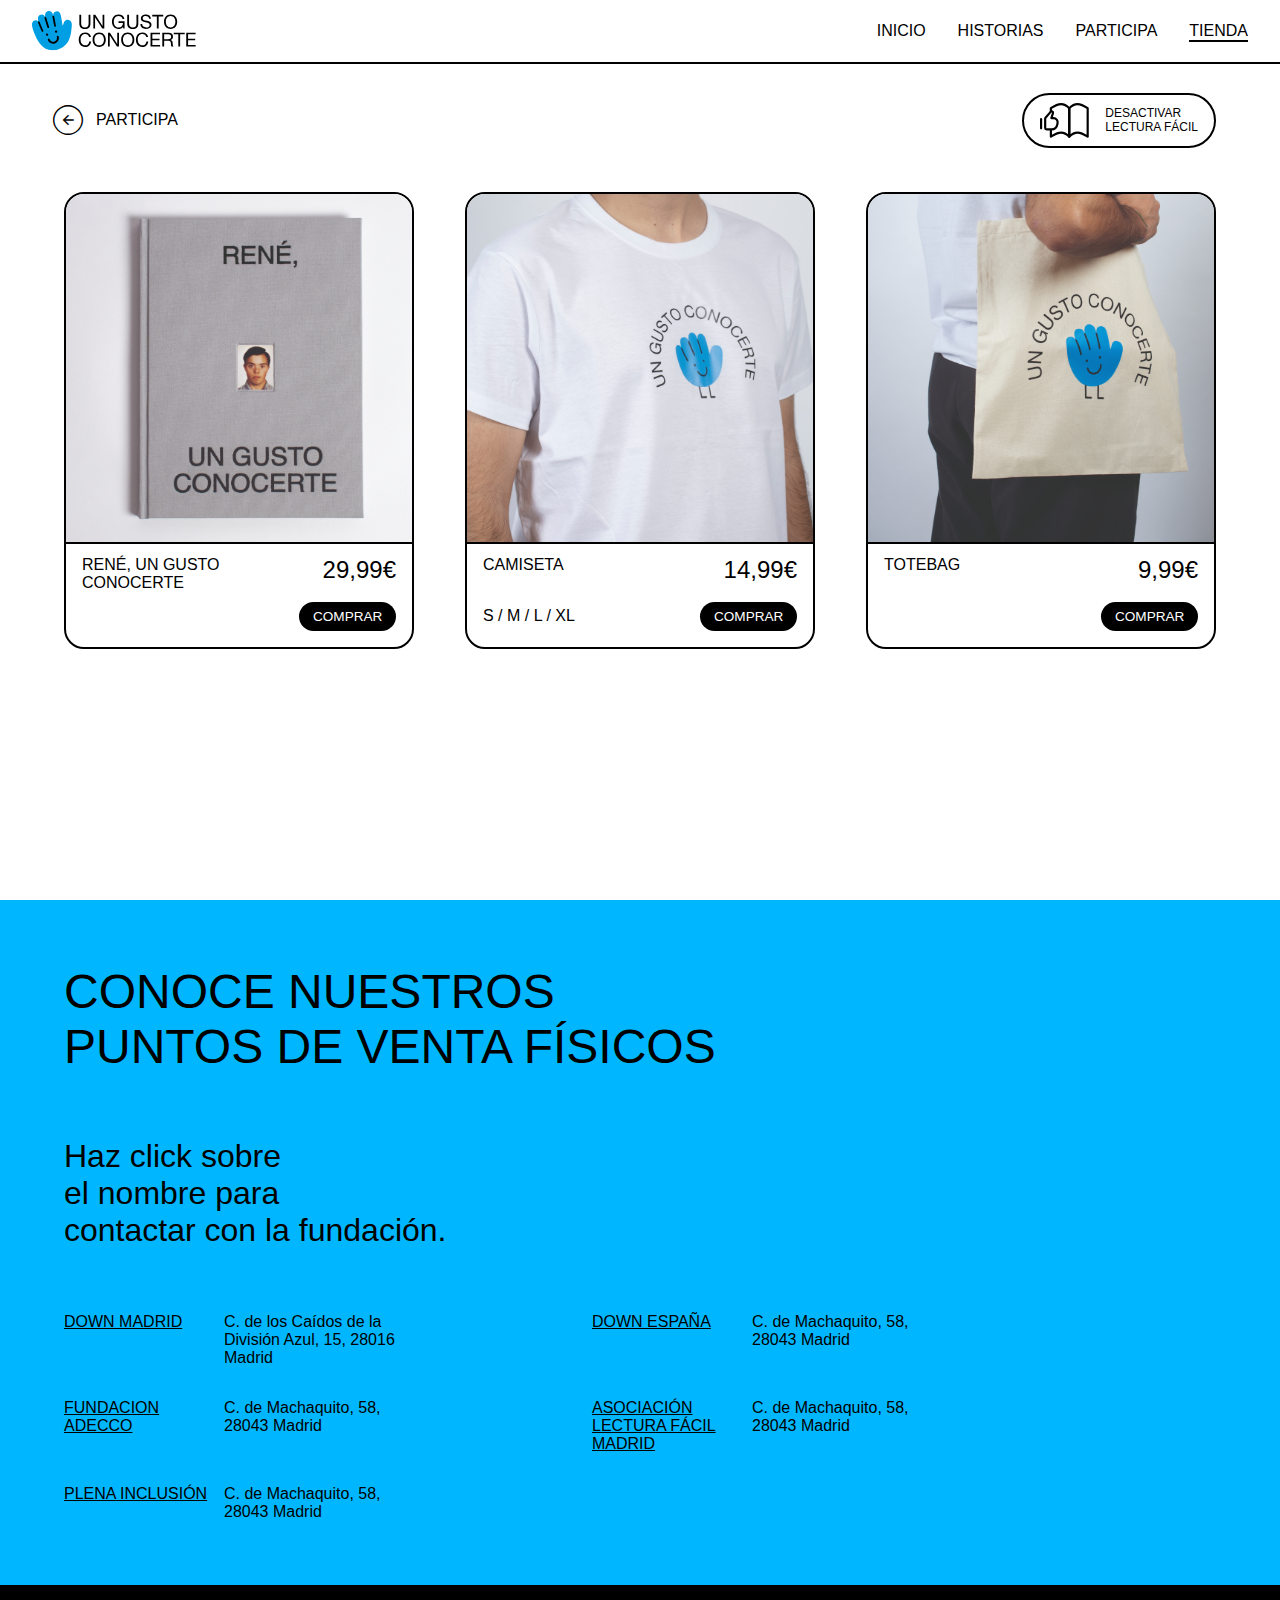
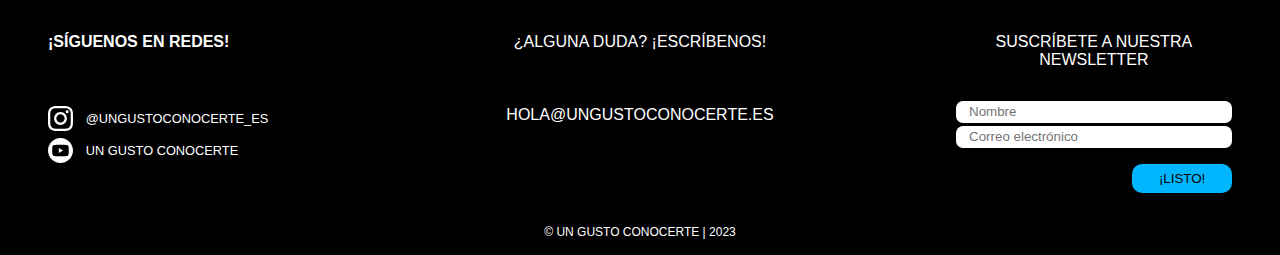
<file: tienda.html>
<!DOCTYPE html>
<html lang="es">

<head>
    <meta charset="UTF-8">
    <meta name="viewport" content="width=device-width, initial-scale=1.0">
    <link rel="stylesheet" href="https://fonts.googleapis.com/css2?family=Material+Symbols+Outlined:opsz,wght,FILL,GRAD@48,300,0,0" />
    <script src="https://ajax.googleapis.com/ajax/libs/jquery/3.6.4/jquery.min.js"></script>
    <link rel="stylesheet" href="./css/styles.css">
    <link rel="icon" type="image/svg" href="./img/favicon.svg">
    <script src="./js/script.js"></script>
    <title>Un Gusto Conocerte</title>
</head>

<body>
    <nav>
        <a id="imagen-inicio" href="."><img src="./img/logotipo.svg" id="isotipo" alt=""></a>
        <span id="abreMenu" class="material-symbols-outlined">menu</span>
        <div>
            <ul id="navLinks">
                <li id="cierraMenu"><span class="material-symbols-outlined">close</span></li>
                <li><a href=".">INICIO</a></li>
                <li><a href="historias.html">HISTORIAS</a></li>
                <li><a href="colabora.html">PARTICIPA</a></li>
                <li class="menu-active"><a href="tienda.html">TIENDA</a></li>
            </ul>
        </div>
    </nav>
    <header id="presentacionColabora">
        <div id="contenedores-absolutos">
            <div id="navegacion">
                <a href="."><span class="material-symbols-outlined">arrow_circle_left</span></a>
                <p>PARTICIPA</p>
            </div>
            <div id="botonLecturaFacil">
                <img src="./img/icono-lectura-facil.svg" alt="">
                <p class="si-lectura-facil">DESACTIVAR<br> LECTURA FÁCIL</p>
                <p class="no-lectura-facil">ACTIVAR<br> LECTURA FÁCIL</p>
            </div>
        </div>
    </header>


    <section id="productosTienda">
        <div id="productosTiendaTodo">
            <div class="producto">
                <img src="./img/libro-rene-tienda.png" alt="">
                <div class="nombre-precio">
                    <h2>RENÉ, UN GUSTO CONOCERTE</h2>
                    <p>29,99€</p>
                </div>
                <div class="tallas-comprar sin-talla">
                    <a href="">COMPRAR</a>
                </div>
            </div>
            <div class="producto">
                <img src="./img/camiseta-tienda.png" alt="">
                <div class="nombre-precio">
                    <h2>CAMISETA</h2>
                    <p>14,99€</p>
                </div>
                <div class="tallas-comprar">
                    <p>S / M / L / XL</p>
                    <a href="">COMPRAR</a>
                </div>
            </div>
            <div class="producto">
                <img src="./img/tote-tienda.png" alt="">
                <div class="nombre-precio">
                    <h2>TOTEBAG</h2>
                    <p>9,99€</p>
                </div>
                <div class="tallas-comprar sin-talla">
                    <a href="">COMPRAR</a>
                </div>
            </div>
        </div>
    </section>

    <section id="conocePuntosVenta">
        <h2 class="si-lectura-facil">CONOCE NUESTROS <br> PUNTOS DE VENTA FÍSICOS</h2>
        <h2 class="no-lectura-facil">CONOCE NUESTROS <br> PUNTOS DE VENTA FÍSICOS</h2>
        <p class="si-lectura-facil">
            Haz click sobre <br>
            el nombre para  <br>
            contactar con la fundación.
        </p>
        <div id="puntosVenta">
            <div class="puntoVenta">
                <a href="https://downmadrid.org/">DOWN MADRID</a>
                <p>C. de los Caídos de la División Azul, 15, 28016 Madrid</p>
            </div>
            <div class="puntoVenta">
                <a href="https://www.sindromedown.net/">DOWN ESPAÑA</a>
                <p>C. de Machaquito, 58, 28043 Madrid</p>
            </div>
            <div class="puntoVenta">
                <a href="https://fundacionadecco.org/">FUNDACION ADECCO</a>
                <p>C. de Machaquito, 58, 28043 Madrid</p>
            </div>
            <div class="puntoVenta">
                <a href="https://www.lecturafacil.net/es/">ASOCIACIÓN LECTURA FÁCIL MADRID</a>
                <p>C. de Machaquito, 58, 28043 Madrid</p>
            </div>
            <div class="puntoVenta">
                <a href="https://www.plenainclusion.org/">PLENA INCLUSIÓN</a>
                <p>C. de Machaquito, 58, 28043 Madrid</p>
            </div>
        </div>
    </section>
    
    <footer>
        <p id="siguenos">¡SÍGUENOS EN REDES!</p>
        <div id="socials">
            <div class="redSocial">
                <img src="./img/icono-instagram.svg" class="iconoRedSocial" alt="">
                <a href="https://www.instagram.com/ungustoconocerte_es" target="_blank">@UNGUSTOCONOCERTE_ES</a>
            </div>
            <div class="redSocial">
                <img src="./img/icono-youtube.svg" class="iconoRedSocial" alt="">
                <a href="https://www.youtube.com/ungustoconocerte" target="_blank">UN GUSTO CONOCERTE</a>
            </div>
        </div>
        <p id="escribenos">¿ALGUNA DUDA? ¡ESCRÍBENOS!</p>
        <a id="footer-mail" href="mailto:hola@ungustoconcerte.es">HOLA@UNGUSTOCONOCERTE.ES</a>
        <form id="footer-form">
            <p id="suscribete">SUSCRÍBETE A NUESTRA NEWSLETTER</p>
            <input type="text" name="nombre" id="nombre" placeholder="Nombre" required>
            <input type="text" name="email" id="email" placeholder="Correo electrónico" required>
            <input type="submit" value="¡LISTO!">
        </form>
        <p id="declaracionCopy">© UN GUSTO CONOCERTE | 2023</p>
    </footer>

    <div id="showLecturaFacil"><style>.no-lectura-facil {display: none !important;}</style></div>
</body>

</html>
</file>
<file: css/styles.css>
:root {
    --color-corporativo: #00b7ff;
}

* {
    margin: 0;
    padding: 0;
    box-sizing: border-box;
    font-family: Helvetica, sans-serif;
    font-weight: 400;
}

html {
    scroll-behavior: auto !important;
}

a {
    text-decoration: none;
    color: black;
}

.si-lectura-facil {
    line-height: 2em;
}


#presentacion video {
    height: 100vh;
}


#popup-inicio-web{
    display: none;
    opacity: 0;
    position: fixed;
    height: 100vh;
    width: 100vw;
    background-color: rgba(0, 0, 0, 0.5);
    z-index: 1000;
    transition: opacity 1.5s ease-out;
}

#popup-carta {
    position: absolute;
    height: 75vh;
    width: 80vw;
    background-color: var(--color-corporativo);
    border-radius: 50px;
    top: calc((25vh + 4em) / 2);
    left: 10vw;
    padding: 3em 5em;
    display: flex;
    flex-direction: column;
    justify-content: space-evenly;
}

#popup-carta h2 {
    font-size: 7em;
}

#popup-carta > p {
    font-size: 3em;
}

#boton-activar img {
    height: 40px;
}

#cierra-popup {
    position: absolute;
    right: 2rem;
    top: 1.5rem;
    color: black;
    display: flex;
    align-items: center;
    gap: 1em;
}

#cierra-popup p {
    font-size: 1.5em;
}

#cierra-popup span {
    font-size: 3em;
}

#cierra-popup:hover {
    cursor: pointer;
}

#boton-activar {
    position: absolute;
    bottom: 2em;
    right: 2em;
    background-color: white;
    display: flex;
    flex-direction: row;
    align-items: center;
    gap: 1em;
    padding: 1em 2em;
    border-radius: 3em;
}

#boton-activar:hover {
    cursor: pointer;
}

nav {
    height: 4em;
    border-bottom: 2px solid black;
    display: flex;
    flex-direction: row;
    justify-content: space-between;
    padding: 0 2em;
    position: fixed;
    top: 0;
    width: 100vw;
    background-color: white;
    z-index: 99;
}

#imagen-inicio {
    display: flex;
    align-items: center;
}

#isotipo {
    height: 2.5em;
}

nav div {
    display: flex;
    align-items: center;
}

#abreMenu, #cierraMenu {
    display: none;
}

#navLinks {
    display: flex;
    flex-direction: row;
    list-style: none;
    gap: 2em;
}

#navLinks li {
    position: relative;
}

#navLinks li:not(.menu-active):after {    
    background: none repeat scroll 0 0 transparent;
    bottom: -2px;
    content: "";
    display: block;
    height: 2px;
    left: 50%;
    position: absolute;
    background: black;
    transition: width 0.3s ease 0s, left 0.3s ease 0s;
    width: 0;
}

#navLinks li:not(.menu-active):hover:after { 
    width: 100%; 
    left: 0; 
}

.menu-active:after {    
    background: none repeat scroll 0 0 transparent;
    bottom: -2px;
    content: "";
    display: block;
    height: 2px;
    position: absolute;
    background: black;
    transition: width 0.3s ease 0s, left 0.3s ease 0s;
    width: 100%;
}

#presentacion {
    height: 100vh;
    display: grid;
    place-items: center;
    overflow: hidden;
}

#contenedores-absolutos {
    position: absolute;
    top: 3em;
    width: 100%;
    display: flex;
    align-items: center;
    justify-content: space-between;
    padding: 3em;
    height: 144px;
}

#navegacion {
    display: flex;
    align-items: center;
    gap: .5em;
}

#navegacion span {
    font-size: 2.5em;
    font-weight: 200;
    line-height: normal;
}

#botonLecturaFacil {
    position: fixed;
    right: 4em;
    display: flex;
    align-items: center;
    justify-content: space-evenly;
    gap: 1em;
    padding: 0.5em 1em;
    border: 2px solid black;
    border-radius: 32px;
    background-color: white;
    z-index: 99;
}

#botonLecturaFacil:hover {
    cursor: pointer;
}

#botonLecturaFacil img {
    height: 35px;
}

#botonLecturaFacil p {
    font-size: 0.75em;
    line-height: initial;
}

#presentacion #scroll-quienes {
    position: absolute;
    bottom: 2%;
    left: 2%;
    height: 80px;
    width: 80px;
    display: flex;
    gap: .5em;
    align-items: center;
}

#scroll-quienes:hover {
    cursor: pointer;
}

#presentacion span {
    font-size: 3em;
    text-align: center;
    animation: 0.75s ease-in-out infinite alternate up-and-down;
}

#presentacion figure {
    display: flex;
    justify-content: center;
    height: 100vh;
    overflow: hidden;
}

@keyframes up-and-down {
    from {
      transform: rotate(90deg) translateX(-.1em);
    }
  
    to {
        transform: rotate(90deg) translateX(.1em);
    }
  }

#presentacion span:hover {
    cursor: pointer;
}

#quienes-somos {
    height: calc(100vh - 4em);
    padding: 0 10%;
    display: flex;
    align-items: center;
    justify-content: center;
    background-color: var(--color-corporativo);
}

#quienes-todo {
    display: flex;
    gap: 2em;
    flex-direction: row;
}

#quienes-somos p {
    max-width: 50em;
    font-size: 1.25em;
}

#quienes-uno h1{
    font-size: 5em;
    margin-bottom: .25em;
}

#quienes-uno * {
    font-weight: 200;
}

#quienes-somos.si-lectura-facil {
    justify-content: initial;
}

#quienes-somos.si-lectura-facil #quienes-todo {
    max-width: 50vw;
    flex-direction: column;
}

.si-lectura-facil #quienes-uno h1 {
    margin-bottom: .75em;
}

#texto-escondido {
    overflow: hidden;
    transition: height 1s ease-out;
    height: 7em;
}

#flecha-texto-escondido {
    font-size: 2.5em;
    transform: translateY(10px) rotate(0);
    transition: transform .25s ease;
}

#flecha-texto-escondido.aparece {
    transform: translateY(10px) rotate(-90deg);
}

#texto-escondido.escondido {
    height: 0;
}

#quienes-somos .leer-mas p {
    font-size: 1.5em;
    text-decoration: underline;
    display: inline-block;
}

#quienes-somos .leer-mas:hover {
    cursor: pointer;
}




footer {
    background-color: black;
    padding: 3em 3em 1em 3em;
    display: grid;
    grid-template-columns: repeat(3, 1fr);
    grid-template-rows: repeat(3, auto);
    row-gap: 2em;
}

footer a, 
footer p {
    color: white;
}

#siguenos {
    font-weight: bold;
}

#socials {
    grid-row: 2;
}

.redSocial {
    display: flex;
    flex-direction: row;
    align-items: center;
    gap: 1em;
    margin-bottom: 0.5em;
    font-size: 0.8em;
}

.redSocial img {
    height: 25px;
}

#escribenos {
    text-align: center;
}

#footer-mail {
    text-align: center;
    grid-row: 2;
}

#suscribete {
    text-align: center;
    margin-bottom: 2em;
}

#footer-form {
    grid-row: 1/3;
    width: 70%;
    place-self: flex-end;
    display: flex;
    flex-direction: column;
}

#footer-form input[type="text"] {
    border-radius: 7px;
    border: none;
    padding: .25em;
    padding-left: 1em;
    margin-bottom: .25em;
}

#footer-form input[type="submit"] {
    margin-top: 1em;
    padding: .5em 2em;
    border-radius: 10px;
    align-self: flex-end;
    border: none;
    background-color: var(--color-corporativo);
}

#footer-form input[type="submit"]:hover {
    cursor: pointer;
}

#declaracionCopy {
    grid-column: 1/4;
    text-align: center;
    font-size: 0.75em;
}












#presentacionHistorias {
    height: 70vh;
    display: flex;
    align-items: center;
}

#presentacionHistorias h3 {
    transform: translateY(32px);
    font-weight: 400;
    width: clamp(25em, 50%, 50em);
    padding: 0 4em;
}

#historias {
    display: grid;
    grid-template-columns: repeat(3, 1fr);
    outline: 1px solid black;
}

.historia {
    aspect-ratio: 1;
    display: grid;
    grid-template-rows: 85% 1fr;
    flex-direction: column;
    align-items: center;
    justify-content: center;
    border: 1px solid black;
}

.nombre-estado {
    text-align: center;
    align-self: flex-start;
}

.historia-placeholder {
    height: 80%;
    width: 120%;
    background-color: rgb(199, 199, 199);
    border-radius: 30px;
    align-self: center;
    justify-self: center;
}

.imagen-historia {
    height: 80%;
    border-radius: 30px;
    align-self: center;
    justify-self: center;
}






#presentacionPersona > p {
    padding: 2em 4em;
}

#navegacion-a-historias {
    position: relative;
}

#presentacionPersona #libro {
    display: grid;
    grid-template-columns: 1fr 1fr;
}

#libro {
    margin-top: 12em;
}

#libroTexto {
    position: relative;
    margin: 0 4em;
}

#libroTexto h1 {
    font-size: 4em;
}

#libroTexto p {
    margin: 3em 0;
}

#libroTexto .button {
    position: absolute;
    bottom: 0;
}

#libroImagenVert {
    display: none;
}

#libroImagen {
    display: grid;
    place-items: center;
    margin: 0 4em;
}

#libroImagen img {
    width: 300px;
    transform: rotate(-2deg);
}

.button {
    color: white;
    background-color: black;
    padding: 1em;
    border-radius: 50px;
}

#videoPersona {
    margin-top: 8em;
    display: flex;
    flex-direction: column;
    align-items: center;
    justify-content: space-between;
    gap: 2em;
}

#videoPersona h2 {
    margin-left: 2rem;
    font-size: 3em;
    place-self: flex-start;
}

#videoPersona p {
    margin-left: 2rem;
    place-self: flex-start;
}

#videoPersona span {
    transform: translateY(.25em);
}

#videoRene {
    width: 70%;
    aspect-ratio: 16/9;
}

#albumPersona {
    padding: 2em;
    padding-top: 4em;
}

#albumPersona h2 {
    font-size: 3em;
}

#carruselFotos {
    margin: 2em 0;
    display: flex;
    align-items: center;
    justify-content: center;
    gap: 2em;
}

#carruselFotos span {
    font-size: 4em;
}

#carruselFotos span:hover {
    cursor: pointer;
}


.si-lectura-facil #carruselFotos {
    display: grid;
    grid-template-rows: repeat(2, auto);
    grid-template-columns: repeat(5, auto);
    align-items: initial;
    justify-content: initial;
    gap: initial;
}

.si-lectura-facil #carruselFotos figure {
    overflow: hidden;
    border-radius: 25px;
    margin: .5em;
}

.si-lectura-facil #carruselFotos img {
    height: 100%;
    width: 100%;
    object-fit: cover;
}

#foto1-galeria, #foto2-galeria, #foto3-galeria {
    grid-row: 1;
}

#foto4-galeria, #foto5-galeria, #foto6-galeria {
    grid-row: 2;
}

#foto2-galeria {
    grid-column: 2/4;
}

#foto4-galeria {
    grid-column: 1/3;
}

.no-lectura-facil #carruselFotos img {
    height: 400px;
}

#carruselFotos #contendor-fotos {
    width: 77%;
    overflow: hidden;
}

#carruselFotos #todas-fotos {
    display: flex;
    flex-direction: row;
    gap: 1em;
    transition: transform 0.03s linear;
    transform: translateX(0);
}














#quieres-colaborar {
    margin-top: 12em;
    display: flex;
    flex-direction: column;
}

#quieres-colaborar h2 {
    font-size: 5em;
    margin-bottom: 0.5em;
    font-weight: 200;
}

.texto-colabora {
    font-size: 1.5em;
    margin-left: 4rem;
}

#formas-colaborar {
    margin: 0 4rem;
    display: flex;
    flex-wrap: wrap;
    padding: 4em 8em;
    justify-content: center;
    gap: 2em;
}

.colabora {
    background-color: var(--color-corporativo);
    width: 40%;
    padding: 0 1em;
    padding-bottom: 1em;
    text-align: center;
    display: grid;
    grid-template-rows: 12em auto;
    border-radius: 25px;
    aspect-ratio: 1/1;
}

.colabora h2 {
    font-size: 1.5em;
    padding: 0 .5em;
}

.colabora h2.si-lectura-facil {
    line-height: initial;
}

.colabora-uno {
    /* margin-bottom: 2em; */
    display: flex;
    flex-direction: column;
    justify-content: space-between;
}

.colabora img {
    height: 60px;
    margin-top: 2em;
}

#carrito {
    transform: scale(1.3);
}

#hablaimg {
    transform: scale(1.2);
}

.colabora a {
    text-decoration: underline;
}

.colabora p {
    margin-top: 2em;
}










#quieres-ayudar {
    margin-top: 12em;
    display: flex;
    flex-direction: column;
    margin-bottom: 4em;
}

#quieres-ayudar h2 {
    font-size: 5em;
    margin-bottom: 1em;
    line-height: 1em;
}

#disenar {
    padding: 4em;
    padding-top: 0;
    display: grid;
    grid-template-columns: repeat(2, 1fr);
    gap: 4em;
}

.textbox {
    margin-left: 1em;
    border: none;
    width: 100%;
}

#disenar-form input[type="file"] {
    display: none;
}

.textbox:focus {
    outline: none;
}

.disenar-text {
    height: 30px;
    display: flex;
    justify-content: space-between;
    border-bottom: 2px solid black;
    padding-bottom: .5em;
    margin-bottom: .5em;
}

#disenar-portfolio {
    display: flex;
    align-items: center;
}

#disenar-portfolio img {
    height: 28px;
    transform: translateY(2px);
}

#disenar-portfolio label {
    cursor: pointer;
}

#disenar-por-que {
    display: flex;
    flex-direction: column;
    border-bottom: 2px solid black;
    gap: .5em;
    margin-bottom: 1em;
}

#por-que-diseno {
    resize: none;
    border: none;
    outline: none;
}

.button[type="submit"] {
    background-color: black;
    color: white;
    border: none;
    padding: .75em 1.5em;
    border-radius: 25px;
}

#disenar-form input[type="submit"] {
    float: right;
}

#lectura-facil h2 {
    font-size: 5em;
    margin-bottom: 1em;
    line-height: 1em;
}

#lectura-facil-todo {
    padding: 4em;
    padding-top: 0;
    display: grid;
    grid-template-columns: repeat(2, 1fr);
    gap: 4em;
}

#lectura-facil-form{
    display: flex;
    flex-direction: column;
    justify-content: flex-end;
}

#lectura-facil-form input[type="submit"]{
    float: right;
    align-self: flex-end;
}

#lectura-email {
    margin-bottom: 1em;
}








#productosTienda{
    min-height: 100vh;
    padding: 12em 4em;
    padding-bottom: 4em;
}

#productosTiendaTodo {
    display: flex;
    flex-wrap: wrap;
    justify-content: space-between;

}

.producto {
    width: 350px;
    border: 2px solid black;
    border-radius: 20px;
    overflow: hidden;
}

.producto img {
    width: 350px;
    aspect-ratio: 1/1;
    border-bottom: 2px solid black;
}

.nombre-precio {
    height: 30px;
    display: flex;
    flex-direction: row;
    justify-content: space-between;
    gap: .5em;
    margin: .5em 1em;
}

.producto h2 {
    font-size: 1em;
}

.producto p {
    font-size: 1.5em;
}

.tallas-comprar {
    margin: 1em;
    display: flex;
    flex-direction: row;
    align-items: center;
    justify-content: space-between;
}

.tallas-comprar p {
    font-size: 1em;
}

.producto a {
    background-color: black;
    padding: .5em 1em;
    font-size: .85em;
    color: white;
    border-radius: 30px;
}

.sin-talla {
    justify-content: flex-end;
}

#conocePuntosVenta {
    background-color: var(--color-corporativo);
    padding: 4em;
}

#conocePuntosVenta h2.no-lectura-facil {
    font-size: 3em;
    margin-bottom: 2em;
}

#conocePuntosVenta h2.si-lectura-facil {
    font-size: 3em;
    line-height: initial;
}

#conocePuntosVenta > p.si-lectura-facil {
    font-size: 2em;
    line-height: initial;
    margin: 2em 0;
}

#puntosVenta {
    display: flex;
    flex-wrap: wrap;
    gap: 2em;
    width: 80vw;
}

.puntoVenta {
    display: flex;
    flex: 40%;
}

.puntoVenta a {
    text-decoration: underline;
    width: 10em;
}

.puntoVenta p {
    width: 12em;
}












@media only screen and (max-width: 500px) {

    #popup-carta {
        height: 400px;
        padding: 1em;
        display: initial;
        border-radius: 25px;
    }

    #popup-carta h2 {
        margin-top: .8em;
        margin-bottom: .5em;
        font-size: 4em;
        text-align: center;
    }

    #popup-carta > p {
        font-size: .8em;
        line-height: 2em ;
        text-align: center;
    }

    #navegacion span {
        font-weight: 300;
    }

    #navegacion p {
        display: none;
    }

    #boton-activar {
        width: 200px;
        padding: 1em 1.25em;
        bottom: 2em;
        right: 50%;
        transform: translateX(50%);

    }

    #boton-activar img {
        height: 30px;
    }

    #boton-activar-texto p {
        font-size: .8em;
    }

    #cierra-popup {
        right: 1em;
        gap: .25em;
    }

    #cierra-popup p {
        font-size: 1em;
    }

    #cierra-popup span {
        font-size: 2em;
    }







    #isotipo {
        height: 35px;
    }



    footer {
        display: flex;
        flex-direction: column;
        align-items: center;
        justify-content: center;
        gap: 0;
    }

    #siguenos {
        margin-bottom: 0.5rem;
    }

    #escribenos, #suscribete {
        margin-top: 3rem;
        margin-bottom: 0.5rem;
    }

    .redSocial img {
        height: 20px;
    }

    #declaracionCopy {
        margin-top: 2rem;
    }

    #footer-form {
        place-self: initial;
        width: auto;
    }

    #footer-form input[type="submit"]{
        align-self: center;
    }




    
    #abreMenu {
        display: flex;
        align-items: center;
        font-size: 2.5em;
    }

    #abreMenu:hover {
        cursor: pointer;
    }

    nav {
        padding: 0 1em;
    }

    nav > div {
        position: absolute;
    }

    #navLinks {
        height: 100vh;
        width: 100vw;
        position: absolute;
        top: 0;
        left: 100vw;
        transition: left 1s ease;
        background-color: var(--color-corporativo);
        display: grid;
        grid-template-rows: repeat(5, 1fr);
        gap: 0;
        align-items: center;
    }

    #navLinks li:first-child {
        font-size: 2em;
        margin-right: 1em;
    }

    #navLinks li:nth-child(2) {
        border-top: 2px solid black;
        border-bottom: 2px solid black;
    }

    #navLinks li:nth-child(n+3):nth-child(-n+4) {
        border-bottom: 2px solid black;
    }

    #navLinks li:nth-child(n+2) {
        text-align: center;
        font-size: 2em;
        width: 100%;
        height: 100%;
        display: flex;
        align-items: center;
        justify-content: center;
    }

    #navLinks li a {
        height: 100%;
        width: 100%;
        display: flex;
        align-items: center;
        justify-content: center;
    }

    #cierraMenu {
        display: initial;
        justify-self: flex-end;
    }

    #cierraMenu span {
        font-size: 1.5em;
    }

    #cierraMenu:hover{
        cursor: pointer;
    }

    #navLinks span {
        color: black;
    }

    .menu-active:after {
        height: 0;
    }

    #navLinks li:not(.menu-active):after {
        height: 0;
    }

    #contenedores-absolutos {
        left: -2em;
        top: 2em;
    }
    
    #botonLecturaFacil {
        z-index: 90;
        top: 5em;
        right: 1em;
        padding: 0.5em 1em;
    }
    
    #botonLecturaFacil img {
        height: 30px;
    }
    
    #botonLecturaFacil p {
        font-size: 0.6em;
        font-weight: 500;
    }

    #presentacion {
        display: block;
    }

    #presentacion figure {
        display: flex;
        justify-content: center;
        height: 100vh;
        overflow: hidden;
    }

    #presentacion figure video {
        height: initial;
        width: 200vw;
    }

    #quienes-somos {
        height: unset;
        min-height: calc(100vh - 4em);
        padding: 4em 10%;
    }

    #quienes-uno h2 {
        font-size: 1.2em;
        font-weight: 500;
    }

    #quienes-somos p {
        font-size: .9em;
    }

    #quienes-somos.si-lectura-facil #quienes-uno h2 {
        letter-spacing: -1px;
    }

    #quienes-somos.si-lectura-facil #quienes-dos p {
        font-size: .8em;
        letter-spacing: -.8px;
    }

    #texto-escondido {
        height: 10em;
    }

    #quienes-todo, #quienes-somos.si-lectura-facil #quienes-todo {
        flex-direction: column;
        max-width: initial;
    }
    
    
    #flecha-texto-escondido {
        transform: translateY(16px) rotate(0);
    }




    #presentacionHistorias h3 {
        padding: 0 2rem;
    }

    #presentacionHistorias h3.si-lectura-facil {
        font-size: .85em;
    }

    #historias {
        grid-template-columns: initial;
        grid-template-rows: initial;
        grid-auto-rows: auto;
    }


    .historia {
        grid-template-rows: 80% 1fr;
        aspect-ratio: 3/4;
    }

    .historia-placeholder {
        width: 115%;
    }



    
    
    
    
    
    
    #quieres-colaborar {
        margin-top: 10em;
    }
    
    #quieres-colaborar h2 {
        font-size: 2em;
        margin: 0 1rem;
        margin-bottom: 1rem;
    }
    
    #quieres-colaborar p {
        font-size: 1em;
        margin: 0 1rem;
    }

    #quieres-colaborar p.si-lectura-facil {
        font-size: .9em;
    }
    
    #formas-colaborar {
        padding: 2em 0;
        flex-direction: column;
        gap: 2em;
        margin: initial;
        align-items: center;
    }
    
    .colabora {
        width: 90%;
        display: flex;
        flex-direction: column;
        aspect-ratio: initial;
        gap: 1em;
        padding: 1.5em;
    }

    .colabora img {
        margin: 0;
    }

    .colabora p {
        margin-top: 0;
    }

    #ayudanosimg {
        margin: 1em;
    }
    
    .colabora-uno {
        margin-bottom: 0;
    }

    .colabora p.si-lectura-facil {
        font-size: .8em;
        letter-spacing: -.3px;
    }
    
    
    
    
    
    
    #quieres-ayudar {
        margin-top: 10em;
    }
    
    #quieres-ayudar h2 {
        font-size: 2.5em;
        margin: 0 1rem;
    }
    
    #disenar {
        display: flex;
        flex-direction: column;
        padding: 1em;
    }

    #disenar-form label, #disenar-form p, #lectura-email label {
        font-size: .8em;
    }

    #disenar-texto.si-lectura-facil p {
        font-size: .9em;
    }
    
    #lectura-facil h2 {
        font-size: 2.5em;
        margin: 0 1rem;
    }
    
    #lectura-facil-todo {
        display: flex;
        flex-direction: column;
        padding: 1em;
        margin-bottom: 2em;
    }

    #lectura-facil-texto.si-lectura-facil p {
        font-size: .8em;
        letter-spacing: -.5px;
    }
    
    
    
    
    
    
    #presentacionPersona #libro {
        display: flex;
    }
    
    #libroTexto {
        margin: 0 1em;
    }
    
    #libroTexto p {
        margin: 1em 0;
    }
    
    #libroTexto > p.si-lectura-facil {
        font-size: 0.8em;
    }

    #libroImagen {
        display: none;
    }
    
    #libroImagenVert {
        display: flex;
        margin-top: 2em;
        margin-bottom: 5em;
        width: 100%;
        justify-content: center
    }
    
    #libroImagenVert img {
        width: 70%;
    }
    
    #libroTexto .button {
        font-size: .75em;
    }

    #videoPersona {
        height: initial;
        margin: 4em 0;
    }

    #videoPersona h2{
        margin: 0 1rem;
        font-size: 2em;
    }

    #videoRene {
        width: 80%;
    }

    #videoPersona p {
        margin-left: 1rem;
        font-size: .9em;
    }

    #albumPersona {
        padding: 1em;
    }

    #albumPersona h2 {
        font-size: 2em;
    }

    #albumPersona .si-lectura-facil h2 {
        line-height: initial;
    }

    #carruselFotos {
        justify-content: initial;
        margin: 0;
        padding: 1em 0;
        overflow: hidden;
        gap: 1em;
    }

    #carruselFotos span {
        display: none;
    }

    #carruselFotos img {
        height: 300px;
    }

    .si-lectura-facil #carruselFotos {
        display: grid;
        grid-template-columns: repeat(2, auto);
        grid-template-rows: repeat(4, auto);
    }

    #foto1-galeria, #foto3-galeria {
        grid-row: 1;
    }

    #foto2-galeria {
        grid-row: 2;
        grid-column: 1/3;
    }

    #foto5-galeria, #foto6-galeria {
        grid-row: 3;
    }

    #foto4-galeria {
        grid-row: 4;
        grid-column: 1/3;
    }

    .no-lectura-facil #carruselFotos #contendor-fotos {
        width: initial;
        display: flex;
        justify-content: flex-start;
        overflow-x: scroll;
    }

    .no-lectura-facil #carruselFotos #contendor-fotos img {
        height: 300px;
        padding: 1em 0;
    }

    #productosTienda {
        padding: 10em 2em 2em 2em;
    }

    #productosTiendaTodo {
        justify-content: center;
        gap: 1em;
    }

    .producto {
        width: 300px;
    }

    .producto img {
        width: 100%;
    }

    #conocePuntosVenta {
        padding: 2em;
    }

    #conocePuntosVenta h2.no-lectura-facil {
        font-size: 1.6em;
        letter-spacing: -1.2px;
        margin-bottom: 2rem;
    }

    #conocePuntosVenta h2.si-lectura-facil {
        font-size: 1.6em;
        letter-spacing: -1.2px;
    }

    #conocePuntosVenta > p.si-lectura-facil {
        font-size: 1.25em;
    }

    .puntoVenta p {
        width: 150px;
    }

    #puntosVenta {
        flex-wrap: initial;
        flex-direction: column;
    }

    .puntoVenta {
        flex-direction: column;
    }

    .puntoVenta a, .puntoVenta p {
        width: initial;
    }





}
</file>
